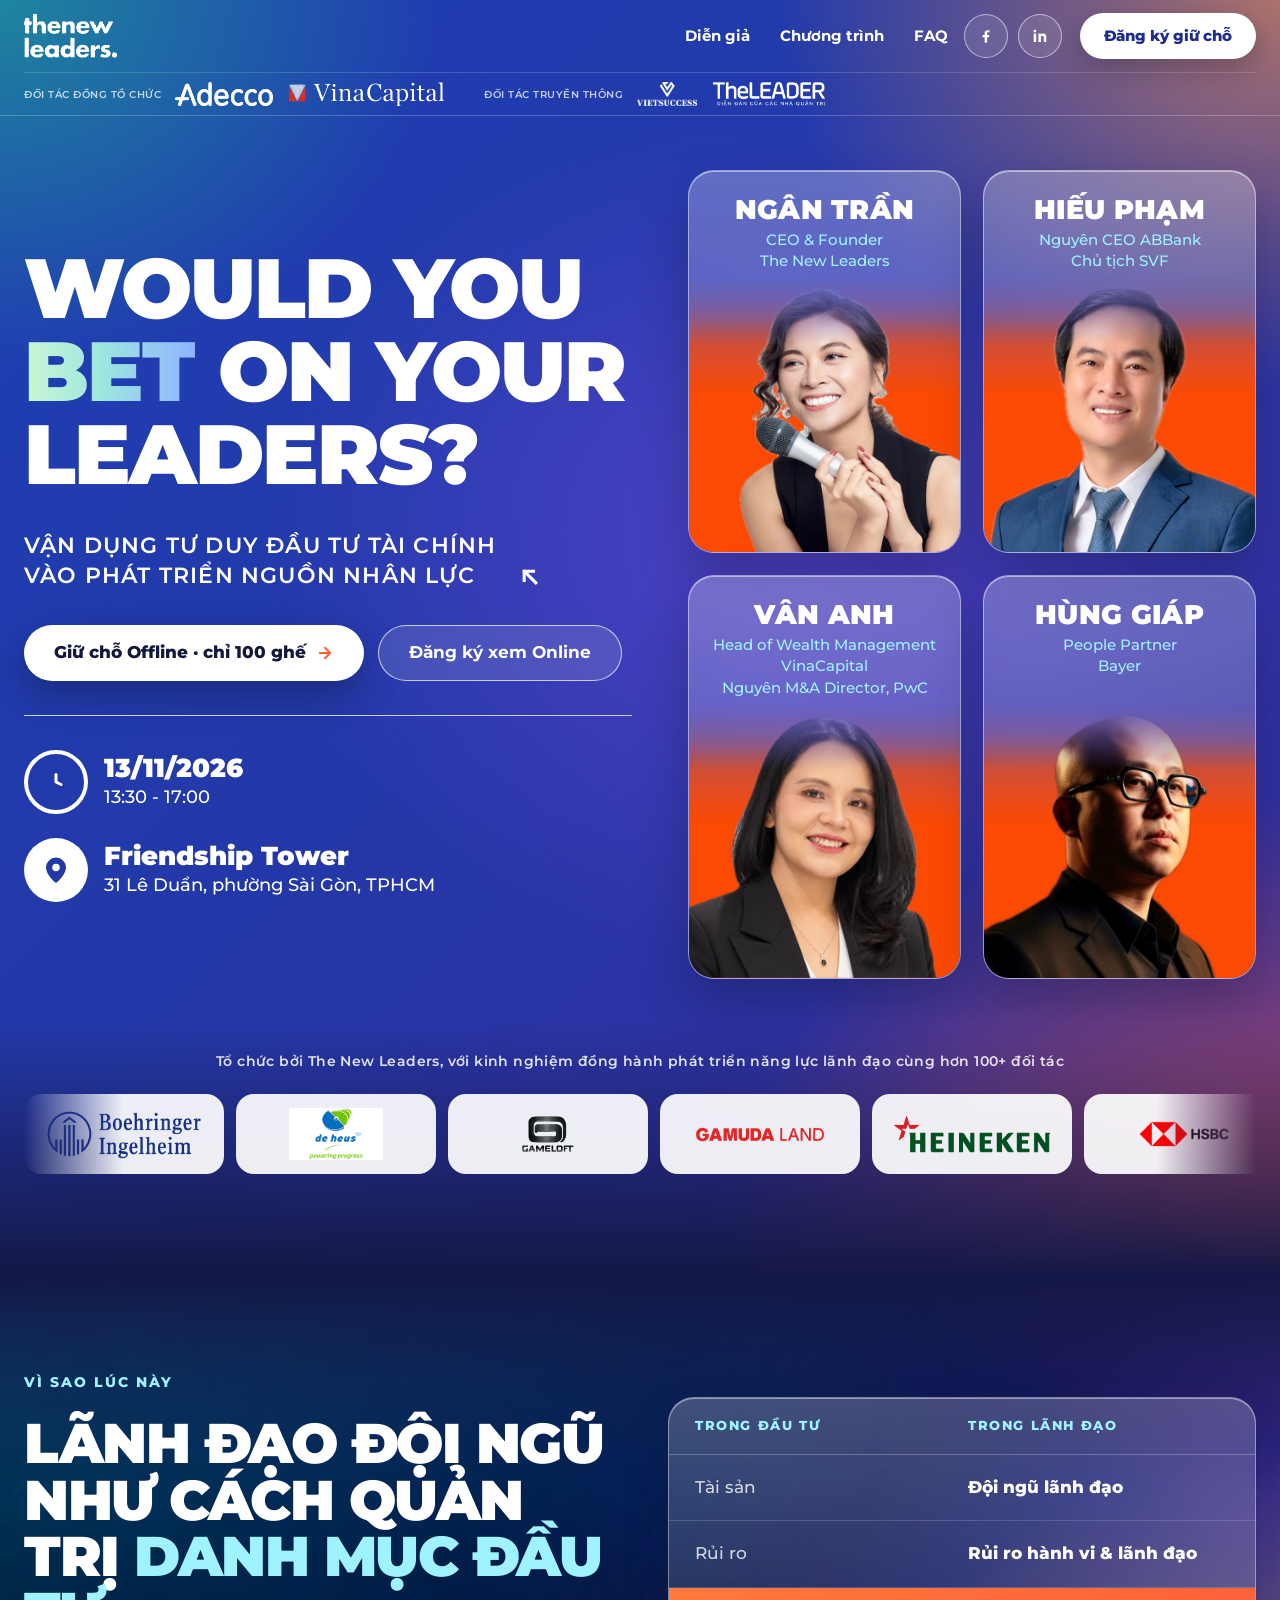
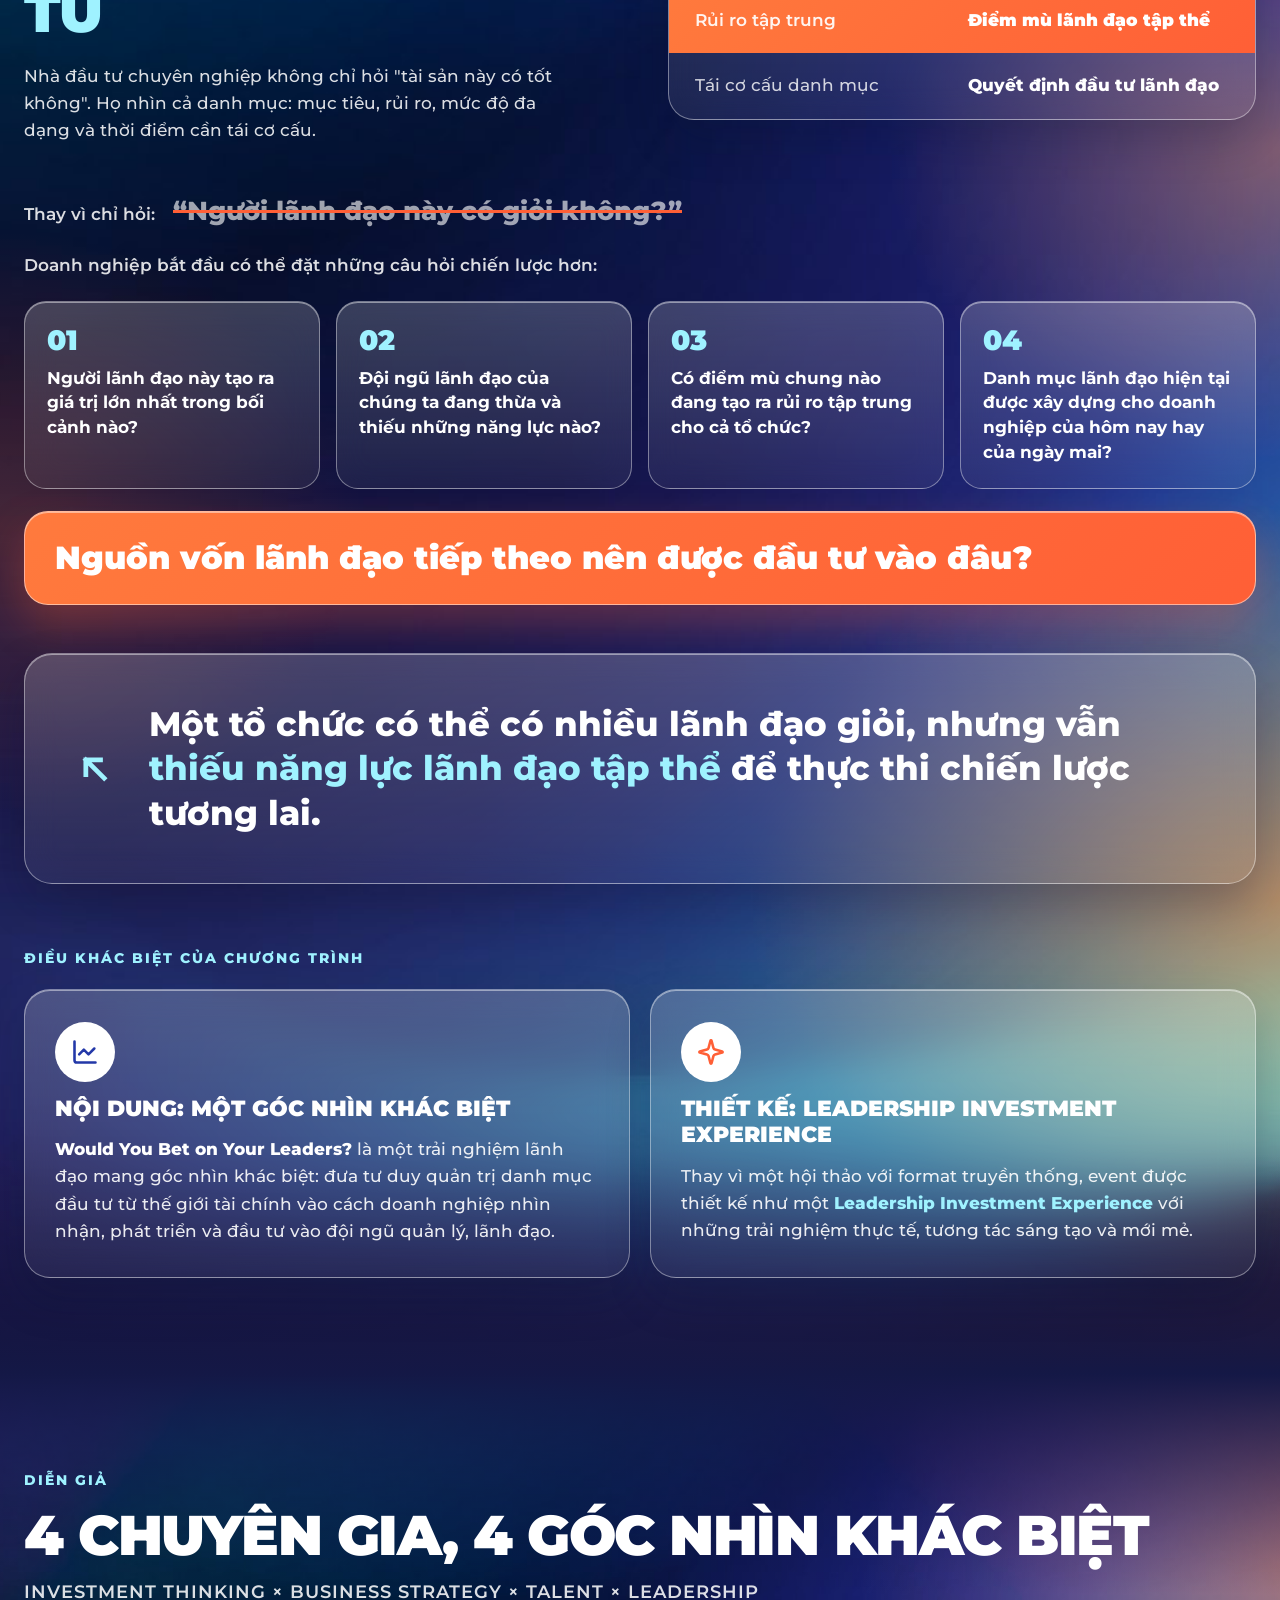
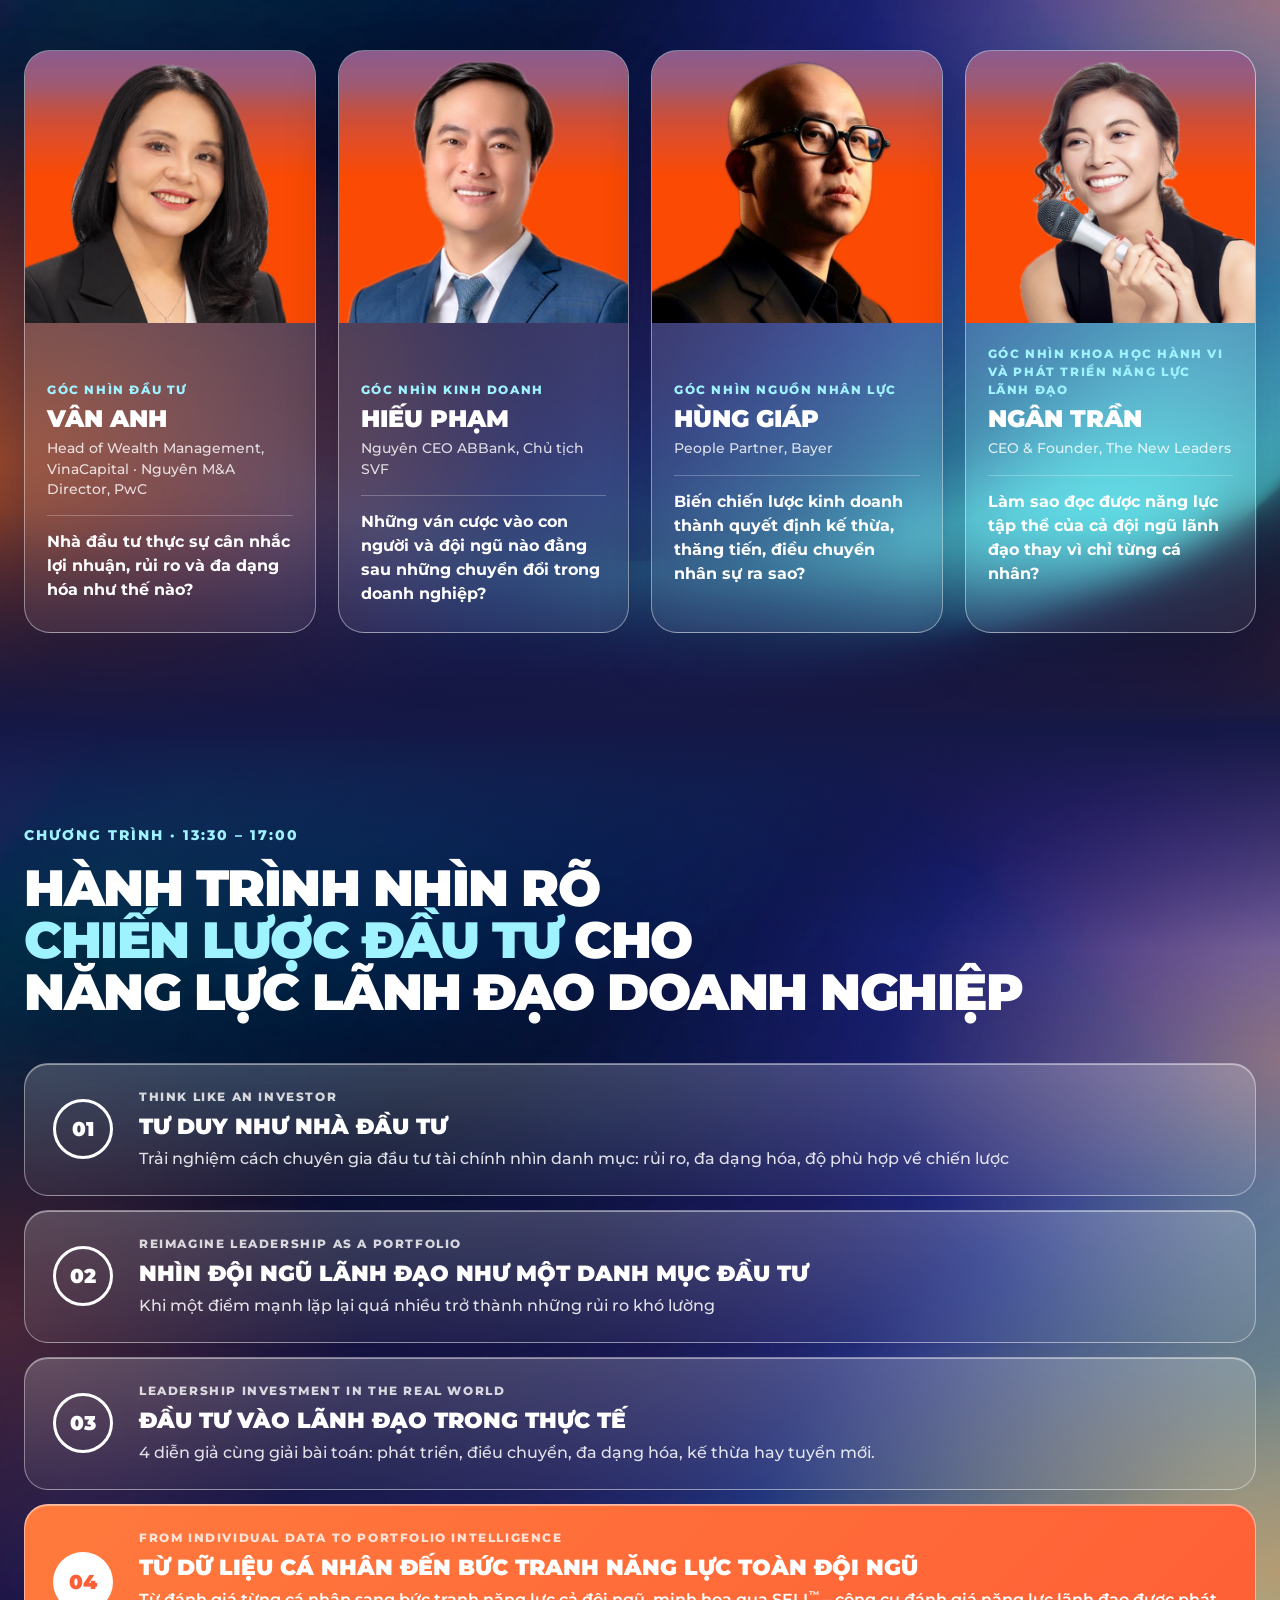
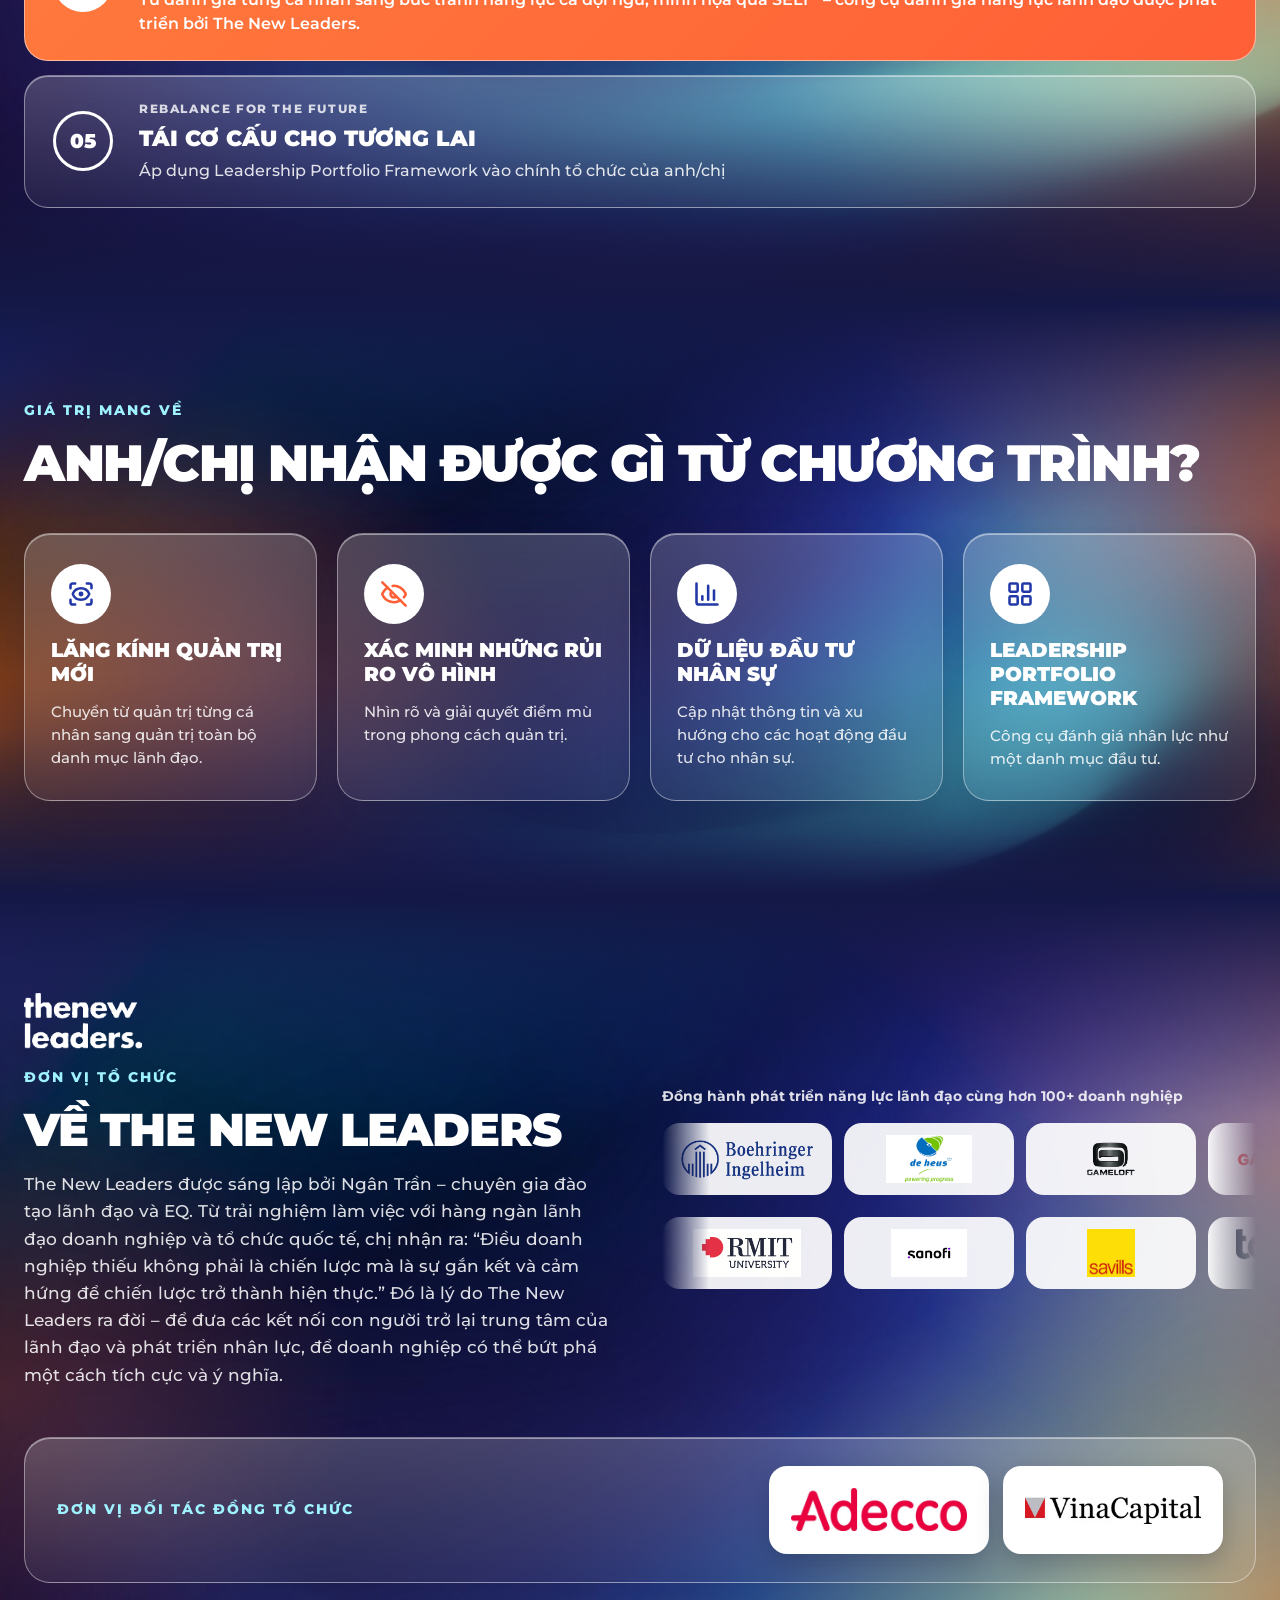
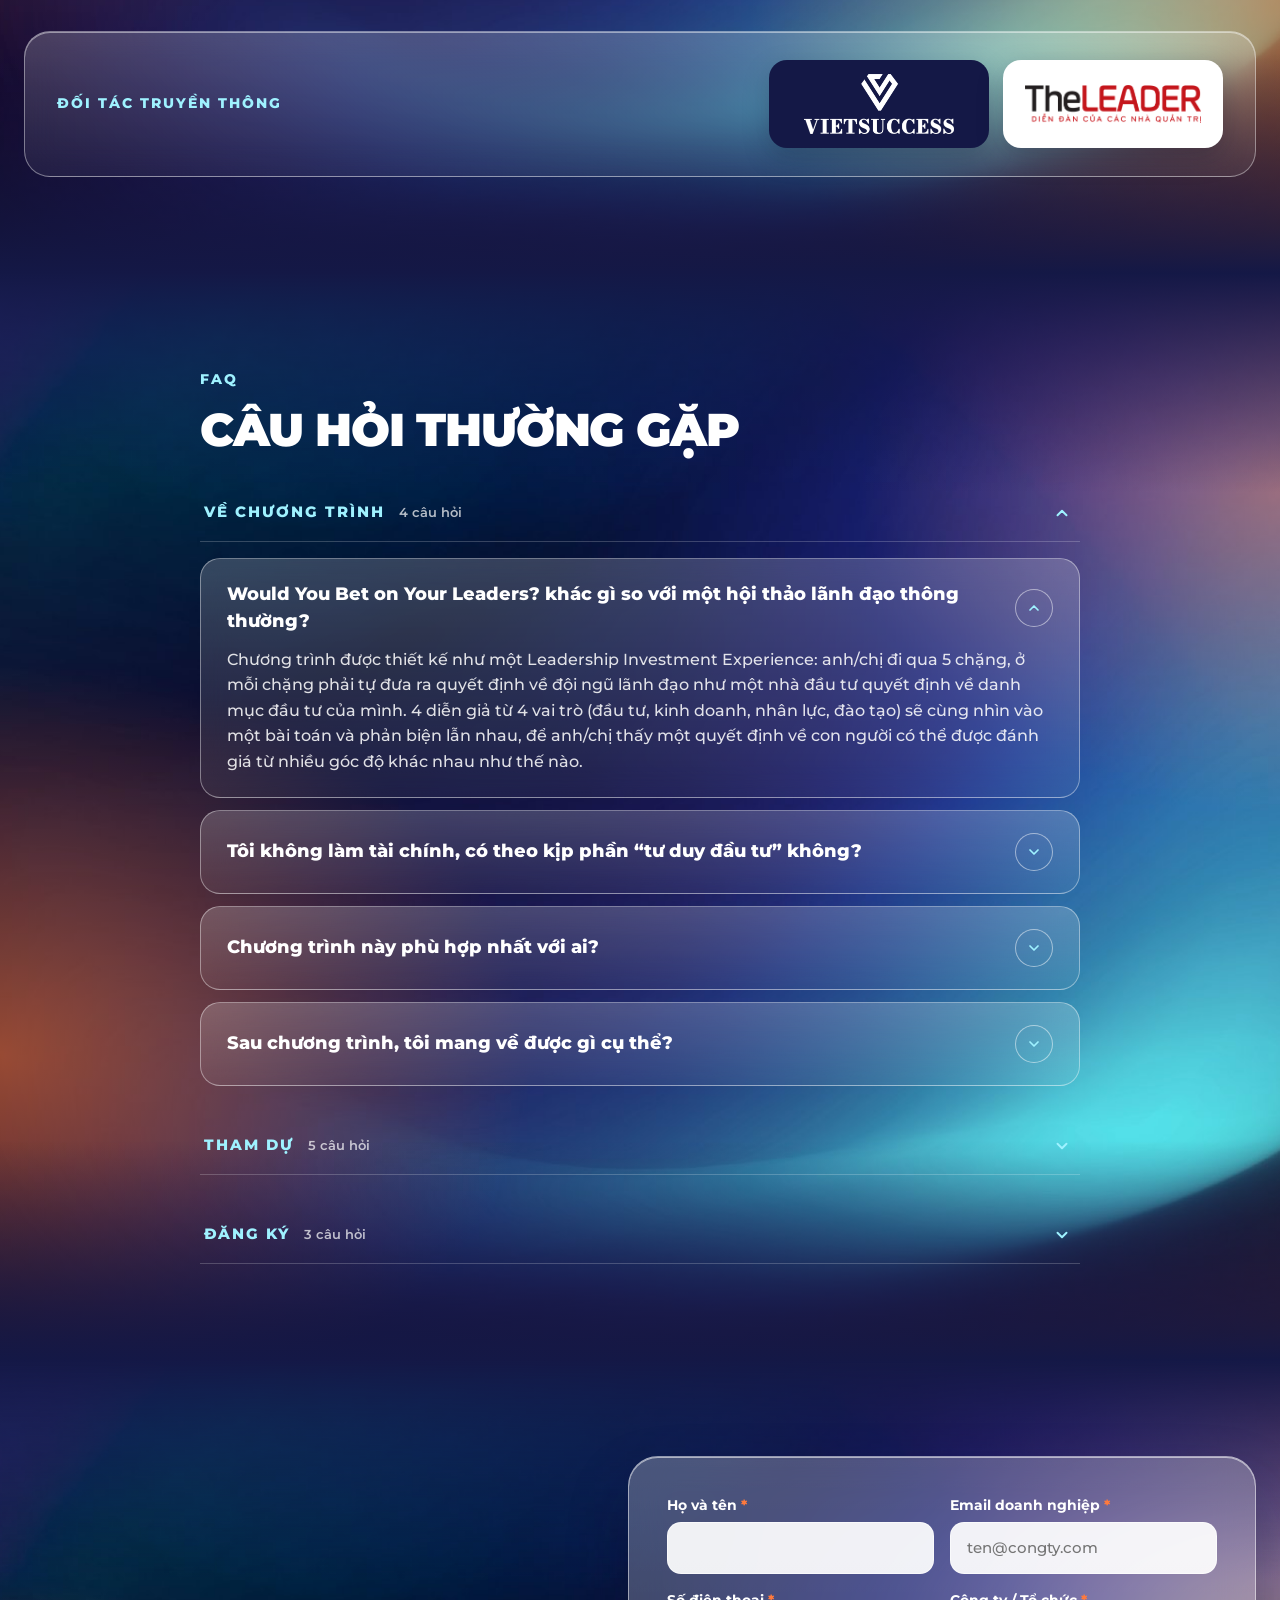
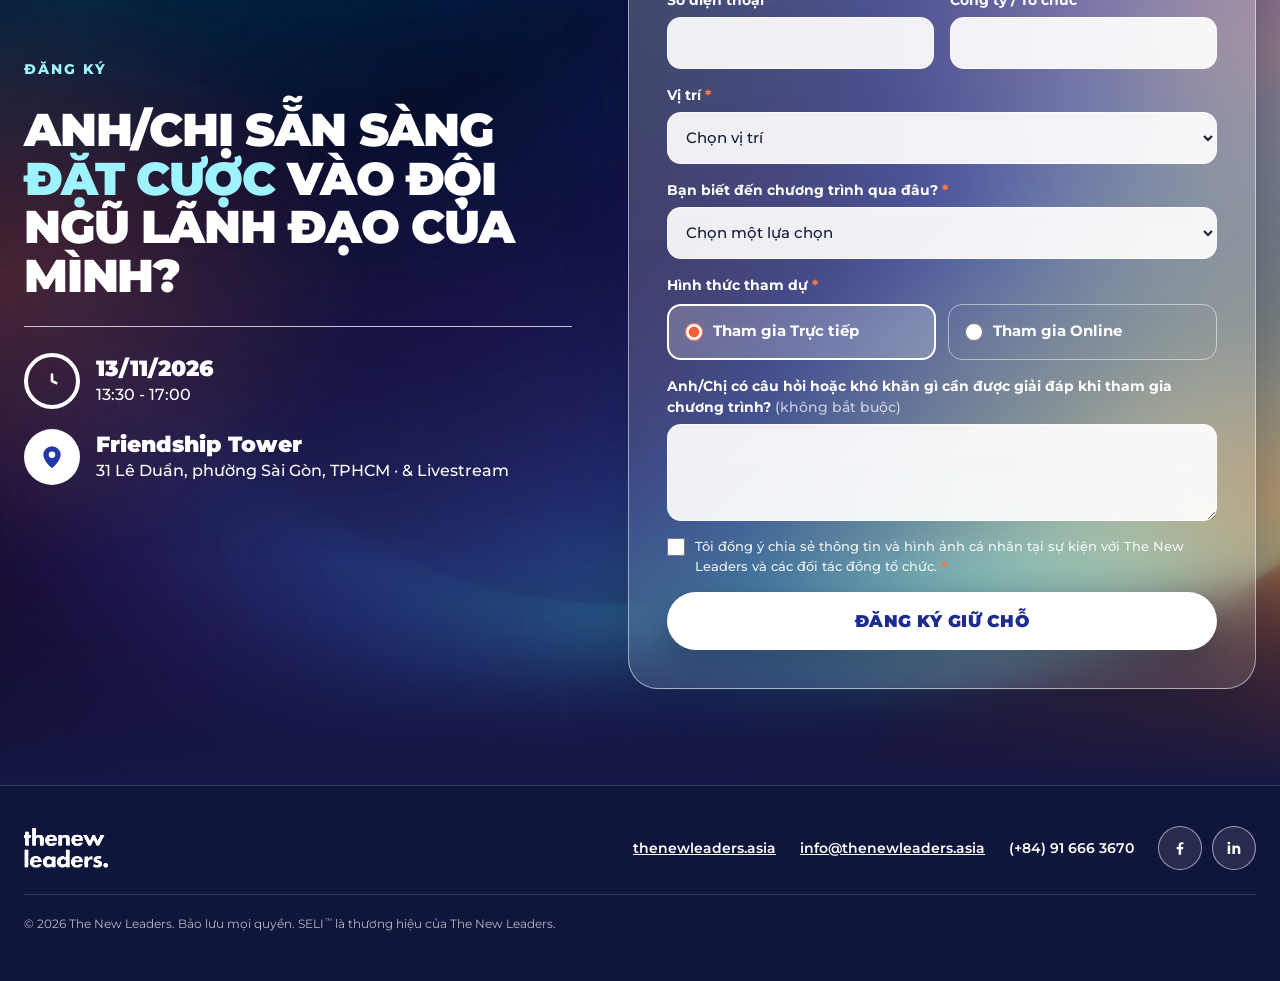
<file: index.html>
<!DOCTYPE html>
<html lang="vi">

<head>
  <meta charset="UTF-8">
  <meta name="viewport" content="width=device-width, initial-scale=1.0">
  <title>Would You Bet on Your Leaders? — The New Leaders</title>
  <meta name="description"
    content="Vận dụng tư duy đầu tư tài chính vào phát triển nguồn nhân lực. Sự kiện miễn phí ngày 13/11/2026 tại Friendship Tower, TPHCM & Livestream.">
  <!-- Ảnh & nội dung hiện khi share link (Facebook, Zalo, LinkedIn, Messenger, X).
       Link ảnh phải là URL đầy đủ; đổi ảnh thì thay file share_thumbnail.jpg (giữ tỉ lệ ~1.91:1 hoặc 16:9). -->
  <meta property="og:type" content="website">
  <meta property="og:url" content="https://khangworkinghardmakingmoney-code.github.io/PE1311/">
  <meta property="og:site_name" content="The New Leaders">
  <meta property="og:locale" content="vi_VN">
  <meta property="og:title" content="Would You Bet on Your Leaders? — The New Leaders">
  <meta property="og:description"
    content="Vận dụng tư duy đầu tư tài chính vào phát triển nguồn nhân lực. Sự kiện miễn phí ngày 13/11/2026 tại Friendship Tower, TPHCM & Livestream.">
  <meta property="og:image"
    content="https://khangworkinghardmakingmoney-code.github.io/PE1311/images/wybol/share_thumbnail.jpg">
  <meta property="og:image:width" content="1648">
  <meta property="og:image:height" content="928">
  <meta property="og:image:alt"
    content="Would You Bet on Your Leaders? — 13/11/2026, Friendship Tower, TPHCM. Diễn giả: Ngân Trần, Hiếu Phạm, Vân Anh, Hùng Giáp">
  <meta name="twitter:card" content="summary_large_image">
  <meta name="twitter:title" content="Would You Bet on Your Leaders? — The New Leaders">
  <meta name="twitter:description"
    content="Vận dụng tư duy đầu tư tài chính vào phát triển nguồn nhân lực. Sự kiện miễn phí ngày 13/11/2026 tại Friendship Tower, TPHCM & Livestream.">
  <meta name="twitter:image"
    content="https://khangworkinghardmakingmoney-code.github.io/PE1311/images/wybol/share_thumbnail.jpg">
  <!-- Event Typography: Montserrat -->
  <link rel="preconnect" href="https://fonts.googleapis.com">
  <link rel="preconnect" href="https://fonts.gstatic.com" crossorigin>
  <link href="https://fonts.googleapis.com/css2?family=Montserrat:wght@400;500;600;700;800;900&display=swap"
    rel="stylesheet">
  <link rel="stylesheet" href="event.css">
</head>

<body>

  <!-- ================================================================= -->
  <!-- 00 NAV (nằm trên Hero)                                            -->
  <!-- ================================================================= -->
  <header class="ev-header">
    <nav class="ev-nav" aria-label="Điều hướng chính">
      <a href="https://thenewleaders.asia/en/" class="ev-nav-brand" target="_blank" rel="noopener"><img
          src="images/wybol/tnl_logo.png" alt="The New Leaders" class="ev-nav-logo"></a>
      <div class="ev-nav-links">
        <a href="#speakers">Diễn giả</a>
        <a href="#agenda">Chương trình</a>
        <a href="#faq">FAQ</a>
      </div>
      <div class="ev-nav-actions">
        <div class="ev-social">
          <a href="https://www.facebook.com/Thenewleaders.asia" class="ev-social-btn" target="_blank" rel="noopener"
            aria-label="The New Leaders trên Facebook"><svg aria-hidden="true" width="18" height="18" viewBox="0 0 24 24" fill="currentColor"><path d="M13.5 21v-7.5h2.5l.5-3h-3V8.6c0-.9.3-1.6 1.6-1.6H16.6V4.3c-.3 0-1.3-.1-2.4-.1-2.4 0-4 1.4-4 4.1v2.2H7.5v3h2.7V21h3.3z"/></svg></a>
          <a href="https://www.linkedin.com/company/74144315" class="ev-social-btn" target="_blank" rel="noopener"
            aria-label="The New Leaders trên LinkedIn"><svg aria-hidden="true" width="18" height="18" viewBox="0 0 24 24" fill="currentColor"><path d="M6.9 8.8H3.6V20h3.3V8.8zM5.2 3.5a1.9 1.9 0 1 0 0 3.8 1.9 1.9 0 0 0 0-3.8zM20.4 13.6c0-3-1.6-4.9-4.2-4.9-1.6 0-2.6.9-3 1.6V8.8H9.9V20h3.3v-5.6c0-1.5.3-2.9 2.1-2.9 1.8 0 1.8 1.7 1.8 3V20h3.3v-6.4z"/></svg></a>
        </div>
        <a href="#register" class="ev-btn ev-btn-white ev-nav-cta">Đăng ký giữ chỗ</a>
      </div>
    </nav>
    <!-- Dải logo đối tác dưới menu -->
    <div class="ev-header-partners">
      <div class="ev-header-group">
        <span class="ev-header-group-label">Đối tác đồng tổ chức</span>
        <div class="ev-header-group-logos">
          <img src="images/wybol/nav_adecco.png" alt="Adecco">
          <img src="images/wybol/nav_vinacapital.png" alt="VinaCapital">
        </div>
      </div>
      <div class="ev-header-group">
        <span class="ev-header-group-label">Đối tác truyền thông</span>
        <div class="ev-header-group-logos">
          <img src="images/wybol/partner_vietsuccess.png" alt="VietSuccess">
          <img src="images/wybol/partner_theleader.png" alt="The Leader" class="ev-logo-white">
        </div>
      </div>
    </div>
  </header>

  <main id="top">
    <!-- ================================================================= -->
    <!-- 01 HERO                                                           -->
    <!-- ================================================================= -->
    <section class="ev-hero">
      <div class="ev-container ev-hero-grid">

        <!-- Left: title + CTA + info (logo lockup lives in the header) -->
        <div class="ev-hero-copy">
          <h1 class="ev-hero-title">Would you <span class="ev-hero-title-gradient">bet</span> on your leaders?</h1>
          <p class="ev-hero-tagline">
            <span>Vận dụng tư duy đầu tư tài chính vào phát triển nguồn nhân lực</span>
            <svg aria-hidden="true" width="28" height="28" viewBox="0 0 24 24" fill="none" stroke="currentColor"
              stroke-width="2.6" stroke-linecap="square">
              <path d="M17 17 7 7M7 15V7h8"></path>
            </svg>
          </p>
          <div class="ev-hero-ctas">
            <a href="#register" class="ev-btn ev-btn-white">
              Giữ chỗ Offline · chỉ 100 ghế
              <svg aria-hidden="true" width="18" height="18" viewBox="0 0 24 24" fill="none" stroke="#FF5F36"
                stroke-width="2.6" stroke-linecap="round" stroke-linejoin="round">
                <path d="M5 12h14M12 5l7 7-7 7"></path>
              </svg>
            </a>
            <a href="#register" class="ev-btn ev-btn-ghost">Đăng ký xem Online</a>
          </div>
          <div class="ev-rule"></div>
          <div class="ev-info-list">
            <div class="ev-info-item">
              <span class="ev-icon-circle ev-icon-circle--outline">
                <svg aria-hidden="true" width="30" height="30" viewBox="0 0 24 24" fill="none" stroke="#FFFFFF"
                  stroke-width="2.4" stroke-linecap="round" stroke-linejoin="round">
                  <path d="M12 6v6l4 2"></path>
                </svg>
              </span>
              <div><strong>13/11/2026</strong><span>13:30 - 17:00</span></div>
            </div>
            <div class="ev-info-item">
              <span class="ev-icon-circle ev-icon-circle--solid">
                <svg aria-hidden="true" width="30" height="30" viewBox="0 0 24 24" fill="#2338A8">
                  <path
                    d="M12 2a8 8 0 0 0-8 8c0 5.4 6.4 11.1 7.2 11.8a1.2 1.2 0 0 0 1.6 0C13.6 21.1 20 15.4 20 10a8 8 0 0 0-8-8zm0 11a3 3 0 1 1 0-6 3 3 0 0 1 0 6z">
                  </path>
                </svg>
              </span>
              <div><strong>Friendship Tower</strong><span>31 Lê Duẩn, phường Sài Gòn, TPHCM</span></div>
            </div>
          </div>
        </div>

        <!-- Right: 4 speakers, glass cards -->
        <div class="ev-hero-speakers">
          <article class="ev-hero-speaker">
            <div class="ev-hero-speaker-meta">
              <h3>Ngân Trần</h3><span>CEO &amp; Founder<br>The New Leaders</span>
            </div>
            <img src="images/wybol/speaker_ngan_tran.png" alt="Ngân Trần">
          </article>
          <article class="ev-hero-speaker">
            <div class="ev-hero-speaker-meta">
              <h3>Hiếu Phạm</h3><span>Nguyên CEO ABBank<br>Chủ tịch SVF</span>
            </div>
            <img src="images/wybol/speaker_hieu_pham.png" alt="Hiếu Phạm">
          </article>
          <article class="ev-hero-speaker">
            <div class="ev-hero-speaker-meta">
              <h3>Vân Anh</h3><span>Head of Wealth Management<br>VinaCapital<br>Nguyên M&amp;A Director, PwC</span>
            </div>
            <img src="images/wybol/speaker_van_anh.png" alt="Vân Anh">
          </article>
          <article class="ev-hero-speaker">
            <div class="ev-hero-speaker-meta">
              <h3>Hùng Giáp</h3><span>People Partner<br>Bayer</span>
            </div>
            <img src="images/wybol/speaker_hung_giap.png" alt="Hùng Giáp">
          </article>
        </div>

      </div>

      <!-- Hero logo strip: logo lấy từ <template id="clientLogos"> (phần Đơn vị tổ chức), chỉ cần sửa logo ở đó -->
      <div class="ev-container ev-hero-logos">
        <p class="ev-hero-logos-caption">Tổ chức bởi The New Leaders, với kinh nghiệm đồng hành phát triển năng
          lực lãnh đạo cùng hơn 100+ đối tác</p>
        <div class="ev-marquee" id="heroMarquee">
          <div class="ev-marquee-track"></div>
        </div>
      </div>
    </section>

    <!-- ================================================================= -->
    <!-- 02 WHY + BIG IDEA                                                 -->
    <!-- ================================================================= -->
    <section class="ev-section ev-bg-a" id="why">
      <div class="ev-container ev-why">
        <div class="ev-why-intro">
          <div class="ev-why-copy">
            <span class="ev-eyebrow">VÌ SAO LÚC NÀY</span>
            <h2 class="ev-h2">Lãnh đạo đội ngũ như cách quản trị <span class="ev-accent">danh mục đầu tư</span></h2>
            <p class="ev-lead">Nhà đầu tư chuyên nghiệp không chỉ hỏi "tài sản này có tốt không". Họ nhìn cả danh mục:
              mục tiêu, rủi ro, mức độ đa dạng và thời điểm cần tái cơ cấu.</p>
          </div>
          <div class="ev-glass ev-compare">
            <div class="ev-compare-row ev-compare-row--head"><span>TRONG ĐẦU TƯ</span><span>TRONG LÃNH ĐẠO</span></div>
            <div class="ev-compare-row"><span>Tài sản</span><span>Đội ngũ lãnh đạo</span></div>
            <div class="ev-compare-row"><span>Rủi ro</span><span>Rủi ro hành vi &amp; lãnh đạo</span></div>
            <div class="ev-compare-row ev-compare-row--highlight"><span>Rủi ro tập trung</span><span>Điểm mù lãnh đạo tập
                thể</span></div>
            <div class="ev-compare-row"><span>Tái cơ cấu danh mục</span><span>Quyết định đầu tư lãnh đạo</span></div>
          </div>
        </div>

        <!-- Strategic questions -->
        <div class="ev-questions">
          <div class="ev-questions-strike">
            <span class="ev-questions-label">Thay vì chỉ hỏi:</span>
            <span class="ev-questions-old">“Người lãnh đạo này có giỏi không?”</span>
          </div>
          <p class="ev-questions-label">Doanh nghiệp bắt đầu có thể đặt những câu hỏi chiến lược hơn:</p>
          <div class="ev-questions-grid">
            <div class="ev-glass ev-question-card"><span>01</span>
              <p>Người lãnh đạo này tạo ra giá trị lớn nhất trong bối cảnh nào?</p>
            </div>
            <div class="ev-glass ev-question-card"><span>02</span>
              <p>Đội ngũ lãnh đạo của chúng ta đang thừa và thiếu những năng lực nào?</p>
            </div>
            <div class="ev-glass ev-question-card"><span>03</span>
              <p>Có điểm mù chung nào đang tạo ra rủi ro tập trung cho cả tổ chức?</p>
            </div>
            <div class="ev-glass ev-question-card"><span>04</span>
              <p>Danh mục lãnh đạo hiện tại được xây dựng cho doanh nghiệp của hôm nay hay của ngày mai?</p>
            </div>
          </div>
          <p class="ev-orange-card ev-question-final">Nguồn vốn lãnh đạo tiếp theo nên được đầu tư vào đâu?</p>
        </div>

        <div class="ev-glass ev-big-idea">
          <svg aria-hidden="true" width="44" height="44" viewBox="0 0 24 24" fill="none" stroke="#9FF2FF"
            stroke-width="2.6" stroke-linecap="square">
            <path d="M17 17 7 7M7 15V7h8"></path>
          </svg>
          <p>Một tổ chức có thể có nhiều lãnh đạo giỏi, nhưng vẫn <span class="ev-accent">thiếu năng lực lãnh đạo tập
              thể</span> để thực thi chiến lược tương lai.</p>
        </div>

        <!-- Event summary -->
        <div class="ev-diff">
          <span class="ev-eyebrow">ĐIỀU KHÁC BIỆT CỦA CHƯƠNG TRÌNH</span>
          <div class="ev-diff-grid">
            <div class="ev-glass ev-feature-card">
              <span class="ev-icon-circle ev-icon-circle--card">
                <svg aria-hidden="true" width="28" height="28" viewBox="0 0 24 24" fill="none" stroke="#2338A8"
                  stroke-width="2.2" stroke-linecap="round" stroke-linejoin="round">
                  <path d="M3 3v16a2 2 0 0 0 2 2h16"></path>
                  <path d="m7 14 4-4 4 4 5-5"></path>
                </svg>
              </span>
              <h3>Nội dung: một góc nhìn khác biệt</h3>
              <p><strong>Would You Bet on Your Leaders?</strong> là một trải nghiệm lãnh đạo mang góc nhìn khác biệt:
                đưa tư duy quản trị danh mục đầu tư từ thế giới tài chính vào cách doanh nghiệp nhìn nhận, phát triển
                và đầu tư vào đội ngũ quản lý, lãnh đạo.</p>
            </div>
            <div class="ev-glass ev-feature-card">
              <span class="ev-icon-circle ev-icon-circle--card">
                <svg aria-hidden="true" width="28" height="28" viewBox="0 0 24 24" fill="none" stroke="#FF5F36"
                  stroke-width="2.2" stroke-linecap="round" stroke-linejoin="round">
                  <path
                    d="M9.937 15.5A2 2 0 0 0 8.5 14.063l-6.135-1.582a.5.5 0 0 1 0-.962L8.5 9.936A2 2 0 0 0 9.937 8.5l1.582-6.135a.5.5 0 0 1 .963 0L14.063 8.5A2 2 0 0 0 15.5 9.937l6.135 1.581a.5.5 0 0 1 0 .964L15.5 14.063a2 2 0 0 0-1.437 1.437l-1.582 6.135a.5.5 0 0 1-.963 0z">
                  </path>
                </svg>
              </span>
              <h3>Thiết kế: Leadership Investment Experience</h3>
              <p>Thay vì một hội thảo với format truyền thống, event được thiết kế như một <strong
                  class="ev-accent">Leadership Investment Experience</strong> với những trải nghiệm thực tế, tương tác
                sáng tạo và mới mẻ.</p>
            </div>
          </div>
        </div>
      </div>
    </section>

    <!-- ================================================================= -->
    <!-- 05 SPEAKERS                                                       -->
    <!-- ================================================================= -->
    <section class="ev-section ev-bg-b" id="speakers">
      <div class="ev-container ev-speakers">
        <div class="ev-section-head">
          <span class="ev-eyebrow">DIỄN GIẢ</span>
          <h2 class="ev-h2">4 chuyên gia, 4 góc nhìn khác biệt</h2>
          <p class="ev-speakers-sub">Investment Thinking × Business Strategy × Talent × Leadership</p>
        </div>
        <div class="ev-speakers-grid">
          <article class="ev-glass ev-speaker-card">
            <img src="images/wybol/speaker_van_anh.png" alt="Vân Anh">
            <div class="ev-speaker-body">
              <span class="ev-speaker-lens">GÓC NHÌN ĐẦU TƯ</span>
              <h3>Vân Anh</h3>
              <p class="ev-speaker-role">Head of Wealth Management, VinaCapital · Nguyên M&amp;A Director, PwC</p>
              <p class="ev-speaker-question">Nhà đầu tư thực sự cân nhắc lợi nhuận, rủi ro và đa dạng hóa như thế nào?</p>
            </div>
          </article>
          <article class="ev-glass ev-speaker-card">
            <img src="images/wybol/speaker_hieu_pham.png" alt="Hiếu Phạm">
            <div class="ev-speaker-body">
              <span class="ev-speaker-lens">GÓC NHÌN KINH DOANH</span>
              <h3>Hiếu Phạm</h3>
              <p class="ev-speaker-role">Nguyên CEO ABBank, Chủ tịch SVF</p>
              <p class="ev-speaker-question">Những ván cược vào con người và đội ngũ nào đằng sau những chuyển đổi trong
                doanh nghiệp?</p>
            </div>
          </article>
          <article class="ev-glass ev-speaker-card">
            <img src="images/wybol/speaker_hung_giap.png" alt="Hùng Giáp">
            <div class="ev-speaker-body">
              <span class="ev-speaker-lens">GÓC NHÌN NGUỒN NHÂN LỰC</span>
              <h3>Hùng Giáp</h3>
              <p class="ev-speaker-role">People Partner, Bayer</p>
              <p class="ev-speaker-question">Biến chiến lược kinh doanh thành quyết định kế thừa, thăng tiến, điều chuyển
                nhân sự ra sao?</p>
            </div>
          </article>
          <article class="ev-glass ev-speaker-card">
            <img src="images/wybol/speaker_ngan_tran.png" alt="Ngân Trần">
            <div class="ev-speaker-body">
              <span class="ev-speaker-lens">GÓC NHÌN KHOA HỌC HÀNH VI VÀ PHÁT TRIỂN NĂNG LỰC LÃNH ĐẠO</span>
              <h3>Ngân Trần</h3>
              <p class="ev-speaker-role">CEO &amp; Founder, The New Leaders</p>
              <p class="ev-speaker-question">Làm sao đọc được năng lực tập thể của cả đội ngũ lãnh đạo thay vì chỉ từng
                cá nhân?</p>
            </div>
          </article>
        </div>
      </div>
    </section>

    <!-- ================================================================= -->
    <!-- 06 AGENDA                                                         -->
    <!-- ================================================================= -->
    <section class="ev-section ev-bg-a" id="agenda">
      <div class="ev-container ev-agenda">
        <div class="ev-section-head">
          <span class="ev-eyebrow">CHƯƠNG TRÌNH · 13:30 – 17:00</span>
          <h2 class="ev-h2 ev-h2--md">Hành trình nhìn rõ <br><span class="ev-accent">chiến lược đầu tư</span> cho
            <br>năng lực lãnh đạo doanh nghiệp</h2>
        </div>
        <ol class="ev-agenda-list">
          <li class="ev-glass ev-agenda-item">
            <span class="ev-agenda-num">01</span>
            <div class="ev-agenda-body">
              <span class="ev-agenda-en">Think Like an Investor</span>
              <h3>Tư duy như nhà đầu tư</h3>
              <p>Trải nghiệm cách chuyên gia đầu tư tài chính nhìn danh mục: rủi ro, đa dạng hóa, độ phù hợp về chiến
                lược</p>
            </div>
          </li>
          <li class="ev-glass ev-agenda-item">
            <span class="ev-agenda-num">02</span>
            <div class="ev-agenda-body">
              <span class="ev-agenda-en">Reimagine Leadership as a Portfolio</span>
              <h3>Nhìn đội ngũ lãnh đạo như một danh mục đầu tư</h3>
              <p>Khi một điểm mạnh lặp lại quá nhiều trở thành những rủi ro khó lường</p>
            </div>
          </li>
          <li class="ev-glass ev-agenda-item">
            <span class="ev-agenda-num">03</span>
            <div class="ev-agenda-body">
              <span class="ev-agenda-en">Leadership Investment in the Real World</span>
              <h3>Đầu tư vào lãnh đạo trong thực tế</h3>
              <p>4 diễn giả cùng giải bài toán: phát triển, điều chuyển, đa dạng hóa, kế thừa hay tuyển mới.</p>
            </div>
          </li>
          <li class="ev-orange-card ev-agenda-item">
            <span class="ev-agenda-num">04</span>
            <div class="ev-agenda-body">
              <span class="ev-agenda-en">From Individual Data to Portfolio Intelligence</span>
              <h3>Từ dữ liệu cá nhân đến bức tranh năng lực toàn đội ngũ</h3>
              <p>Từ đánh giá từng cá nhân sang bức tranh năng lực cả đội ngũ, minh họa qua SELI<sup class="ev-tm">™</sup>
                – công cụ đánh giá năng lực lãnh đạo được phát triển bởi The New Leaders.</p>
            </div>
          </li>
          <li class="ev-glass ev-agenda-item">
            <span class="ev-agenda-num">05</span>
            <div class="ev-agenda-body">
              <span class="ev-agenda-en">Rebalance for the Future</span>
              <h3>Tái cơ cấu cho tương lai</h3>
              <p>Áp dụng Leadership Portfolio Framework vào chính tổ chức của anh/chị</p>
            </div>
          </li>
        </ol>
      </div>
    </section>

    <!-- ================================================================= -->
    <!-- 07 TAKEAWAYS                                                      -->
    <!-- ================================================================= -->
    <section class="ev-section ev-bg-b">
      <div class="ev-container ev-speakers">
        <div class="ev-section-head">
          <span class="ev-eyebrow">GIÁ TRỊ MANG VỀ</span>
          <h2 class="ev-h2 ev-h2--md">Anh/chị nhận được gì từ chương trình?</h2>
        </div>
        <div class="ev-takeaways-grid">
          <div class="ev-glass ev-feature-card">
            <span class="ev-icon-circle ev-icon-circle--card">
              <svg aria-hidden="true" width="28" height="28" viewBox="0 0 24 24" fill="none" stroke="#2338A8"
                stroke-width="2.2" stroke-linecap="round" stroke-linejoin="round">
                <path d="M3 7V5a2 2 0 0 1 2-2h2"></path>
                <path d="M17 3h2a2 2 0 0 1 2 2v2"></path>
                <path d="M21 17v2a2 2 0 0 1-2 2h-2"></path>
                <path d="M7 21H5a2 2 0 0 1-2-2v-2"></path>
                <circle cx="12" cy="12" r="1"></circle>
                <path d="M18.944 12.33a1 1 0 0 0 0-.66 7.5 7.5 0 0 0-13.888 0 1 1 0 0 0 0 .66 7.5 7.5 0 0 0 13.888 0">
                </path>
              </svg>
            </span>
            <h3>Lăng kính quản trị mới</h3>
            <p>Chuyển từ quản trị từng cá nhân sang quản trị toàn bộ danh mục lãnh đạo.</p>
          </div>
          <div class="ev-glass ev-feature-card">
            <span class="ev-icon-circle ev-icon-circle--card">
              <svg aria-hidden="true" width="28" height="28" viewBox="0 0 24 24" fill="none" stroke="#FF5F36"
                stroke-width="2.2" stroke-linecap="round" stroke-linejoin="round">
                <path d="M10.733 5.076a10.744 10.744 0 0 1 11.205 6.575 1 1 0 0 1 0 .696 10.747 10.747 0 0 1-1.444 2.49">
                </path>
                <path d="M14.084 14.158a3 3 0 0 1-4.242-4.242"></path>
                <path d="M17.479 17.499a10.75 10.75 0 0 1-15.417-5.151 1 1 0 0 1 0-.696 10.75 10.75 0 0 1 4.446-5.143">
                </path>
                <path d="m2 2 20 20"></path>
              </svg>
            </span>
            <h3>Xác minh những rủi ro vô hình</h3>
            <p>Nhìn rõ và giải quyết điểm mù trong phong cách quản trị.</p>
          </div>
          <div class="ev-glass ev-feature-card">
            <span class="ev-icon-circle ev-icon-circle--card">
              <svg aria-hidden="true" width="28" height="28" viewBox="0 0 24 24" fill="none" stroke="#2338A8"
                stroke-width="2.2" stroke-linecap="round" stroke-linejoin="round">
                <path d="M3 3v16a2 2 0 0 0 2 2h16"></path>
                <path d="M18 17V9"></path>
                <path d="M13 17V5"></path>
                <path d="M8 17v-3"></path>
              </svg>
            </span>
            <h3>Dữ liệu đầu tư nhân sự</h3>
            <p>Cập nhật thông tin và xu hướng cho các hoạt động đầu tư cho nhân sự.</p>
          </div>
          <div class="ev-glass ev-feature-card">
            <span class="ev-icon-circle ev-icon-circle--card">
              <svg aria-hidden="true" width="28" height="28" viewBox="0 0 24 24" fill="none" stroke="#2338A8"
                stroke-width="2.2" stroke-linecap="round" stroke-linejoin="round">
                <rect x="3" y="3" width="7" height="7" rx="1"></rect>
                <rect x="14" y="3" width="7" height="7" rx="1"></rect>
                <rect x="14" y="14" width="7" height="7" rx="1"></rect>
                <rect x="3" y="14" width="7" height="7" rx="1"></rect>
              </svg>
            </span>
            <h3>Leadership Portfolio Framework</h3>
            <p>Công cụ đánh giá nhân lực như một danh mục đầu tư.</p>
          </div>
        </div>
      </div>
    </section>

    <!-- ================================================================= -->
    <!-- 08 ORGANISER                                                      -->
    <!-- ================================================================= -->
    <section class="ev-section ev-bg-a" id="partner">
      <div class="ev-container ev-organiser">
        <div class="ev-organiser-intro">
          <div class="ev-organiser-copy">
            <a href="https://thenewleaders.asia/en/" target="_blank" rel="noopener"><img src="images/wybol/tnl_logo.png"
                alt="The New Leaders" class="ev-organiser-logo"></a>
            <span class="ev-eyebrow">ĐƠN VỊ TỔ CHỨC</span>
            <h2 class="ev-h2 ev-h2--sm">Về The New Leaders</h2>
            <p class="ev-lead">The New Leaders được sáng lập bởi Ngân Trần – chuyên gia đào tạo lãnh đạo và EQ. Từ trải
              nghiệm làm việc với hàng ngàn lãnh đạo doanh nghiệp và tổ chức quốc tế, chị nhận ra: “Điều doanh nghiệp
              thiếu không phải là chiến lược mà là sự gắn kết và cảm hứng để chiến lược trở thành hiện thực.” Đó là lý
              do The New Leaders ra đời – để đưa các kết nối con người trở lại trung tâm của lãnh đạo và phát triển
              nhân lực, để doanh nghiệp có thể bứt phá một cách tích cực và ý nghĩa.</p>
          </div>
          <!-- Logo khách hàng: 2 hàng marquee chạy ngược chiều, mỗi hàng lấy một nửa từ #clientLogos -->
          <div class="ev-clients">
            <span class="ev-clients-label">Đồng hành phát triển năng lực lãnh đạo cùng hơn 100+ doanh nghiệp</span>
            <div class="ev-marquee" data-logos-part="1">
              <div class="ev-marquee-track"></div>
            </div>
            <div class="ev-marquee ev-marquee--reverse" data-logos-part="2">
              <div class="ev-marquee-track"></div>
            </div>
          </div>
        </div>
        <div class="ev-glass ev-partners">
          <span class="ev-eyebrow">ĐƠN VỊ ĐỐI TÁC ĐỒNG TỔ CHỨC</span>
          <div class="ev-partner-logos">
            <div class="ev-partner-logo"><img src="images/wybol/partner_adecco.jpg" alt="Adecco"></div>
            <div class="ev-partner-logo"><img src="images/wybol/partner_vinacapital.jpg" alt="VinaCapital"></div>
          </div>
        </div>
        <div class="ev-glass ev-partners">
          <span class="ev-eyebrow">ĐỐI TÁC TRUYỀN THÔNG</span>
          <div class="ev-partner-logos">
            <div class="ev-partner-logo ev-partner-logo--dark"><img src="images/wybol/partner_vietsuccess.png" alt="VietSuccess"></div>
            <div class="ev-partner-logo"><img src="images/wybol/partner_theleader.png" alt="The Leader"></div>
          </div>
        </div>
        <!-- Danh sách logo dùng chung cho mọi marquee (Hero + Đơn vị tổ chức). Mỗi logo chỉ liệt kê 1 lần.
             Thêm logo: <div class="ev-client-logo"><img src="images/ten_logo.png" alt="Tên công ty"></div> -->
        <template id="clientLogos">
          <div class="ev-client-logo"><img src="images/BoehringerIngelheim.png" alt="Boehringer Ingelheim"></div>
          <div class="ev-client-logo"><img src="images/deheus.png" alt="De Heus"></div>
          <div class="ev-client-logo"><img src="images/Gameloft.png" alt="Gameloft"></div>
          <div class="ev-client-logo"><img src="images/GamudaLand.png" alt="Gamuda Land"></div>
          <div class="ev-client-logo"><img src="images/Heineken.png" alt="Heineken"></div>
          <div class="ev-client-logo"><img src="images/hsbc.png" alt="HSBC"></div>
          <div class="ev-client-logo"><img src="images/Ipsen.png" alt="Ipsen"></div>
          <div class="ev-client-logo"><img src="images/Jotun.png" alt="Jotun"></div>
          <div class="ev-client-logo"><img src="images/jwmarriott.png" alt="JW Marriott"></div>
          <div class="ev-client-logo"><img src="images/MoMo.png" alt="MoMo"></div>
          <div class="ev-client-logo"><img src="images/rmit.png" alt="RMIT University"></div>
          <div class="ev-client-logo"><img src="images/sanofi.png" alt="Sanofi"></div>
          <div class="ev-client-logo"><img src="images/savills.png" alt="Savills"></div>
          <div class="ev-client-logo"><img src="images/TopCV.png" alt="TopCV"></div>
          <div class="ev-client-logo"><img src="images/truaire.png" alt="RectorSeal · Truaire"></div>
          <div class="ev-client-logo"><img src="images/usaid.png" alt="USAID"></div>
          <div class="ev-client-logo"><img src="images/Vietcombank.png" alt="Vietcombank"></div>
          <div class="ev-client-logo"><img src="images/vietinbank.png" alt="VietinBank"></div>
          <div class="ev-client-logo"><img src="images/VNG.png" alt="VNG"></div>
        </template>
      </div>
    </section>

    <!-- ================================================================= -->
    <!-- 09 FAQ                                                            -->
    <!-- ================================================================= -->
    <section class="ev-section ev-bg-b" id="faq">
      <div class="ev-container ev-faq">
        <div class="ev-section-head">
          <span class="ev-eyebrow">FAQ</span>
          <h2 class="ev-h2 ev-h2--sm">Câu hỏi thường gặp</h2>
        </div>
        <!-- Nhóm: Về chương trình -->
        <details class="ev-faq-group" open>
          <summary class="ev-faq-group-summary">
            <h3 class="ev-eyebrow ev-faq-group-title">VỀ CHƯƠNG TRÌNH</h3>
            <span class="ev-faq-group-count">4 câu hỏi</span>
          </summary>
          <div class="ev-faq-list">
            <details class="ev-glass ev-faq-item" open>
              <summary>Would You Bet on Your Leaders? khác gì so với một hội thảo lãnh đạo thông thường?</summary>
              <p>Chương trình được thiết kế như một Leadership Investment Experience: anh/chị đi qua 5 chặng, ở mỗi chặng
                phải tự đưa ra quyết định về đội ngũ lãnh đạo như một nhà đầu tư quyết định về danh mục đầu tư của mình.
                4 diễn giả từ 4 vai trò (đầu tư, kinh doanh, nhân lực, đào tạo) sẽ cùng nhìn vào một bài toán và phản
                biện lẫn nhau, để anh/chị thấy một quyết định về con người có thể được đánh giá từ nhiều góc độ khác
                nhau như thế nào.</p>
            </details>
            <details class="ev-glass ev-faq-item">
              <summary>Tôi không làm tài chính, có theo kịp phần “tư duy đầu tư” không?</summary>
              <p>Hoàn toàn được. Tư duy đầu tư ở đây là một lăng kính để nhìn nhận đội ngũ, chứ không phải là kiến thức
                chuyên môn về tài chính. Các khái niệm như đa dạng hóa, rủi ro tập trung hay tái cơ cấu danh mục sẽ được
                diễn giả từ VinaCapital giải thích bằng ngôn ngữ đời thường ngay từ chặng đầu tiên.</p>
            </details>
            <details class="ev-glass ev-faq-item">
              <summary>Chương trình này phù hợp nhất với ai?</summary>
              <p>Chương trình dành cho C-level, lãnh đạo khối kinh doanh, HR Director, Talent và L&amp;D Leader, cùng
                các quản lý cấp cao đang trực tiếp đưa ra quyết định về con người. Chương trình đặc biệt hữu ích nếu
                doanh nghiệp của anh/chị đang chuẩn bị cho Talent Review cuối năm, lên kế hoạch kế thừa hoặc phân bổ
                ngân sách phát triển lãnh đạo cho năm 2027.</p>
            </details>
            <details class="ev-glass ev-faq-item">
              <summary>Sau chương trình, tôi mang về được gì cụ thể?</summary>
              <p>Anh/chị mang về một cách nhìn mới: quản trị toàn bộ danh mục lãnh đạo thay vì đánh giá từng cá nhân
                riêng lẻ. Kèm theo đó là bộ câu hỏi chiến lược để soi lại đội ngũ hiện tại (đang thừa, thiếu năng lực
                nào, điểm mù chung nằm ở đâu) và Leadership Portfolio Framework để tiếp tục thảo luận với ban lãnh đạo
                ngay sau sự kiện.</p>
            </details>
          </div>
        </details>

        <!-- Nhóm: Tham dự -->
        <details class="ev-faq-group">
          <summary class="ev-faq-group-summary">
            <h3 class="ev-eyebrow ev-faq-group-title">THAM DỰ</h3>
            <span class="ev-faq-group-count">5 câu hỏi</span>
          </summary>
          <div class="ev-faq-list">
            <details class="ev-glass ev-faq-item">
              <summary>Sự kiện có mất phí không?</summary>
              <p>Không. Sự kiện hoàn toàn miễn phí cho cả hình thức tham dự offline và online. Tuy nhiên, do số lượng
                suất tham dự có hạn và để đảm bảo chất lượng chương trình, mỗi đơn đăng ký (cả offline lẫn online) sẽ được
                ban tổ chức xem xét. Suất tham dự chỉ được giữ khi anh/chị nhận được email xác nhận từ The New Leaders.</p>
            </details>
            <details class="ev-glass ev-faq-item">
              <summary>Tham dự offline và online khác nhau như thế nào?</summary>
              <p>Offline tại Friendship Tower (31 Lê Duẩn, phường Sài Gòn, TP.HCM) giới hạn 100 ghế. Khách offline trực
                tiếp tham gia các hoạt động ra quyết định, thảo luận và kết nối với diễn giả, khách mời. Online qua
                livestream phù hợp với anh/chị ở xa hoặc không sắp xếp được thời gian di chuyển. Cả hai hình thức đều
                cần được ban tổ chức xác nhận qua email.</p>
            </details>
            <details class="ev-glass ev-faq-item">
              <summary>Tôi có cần chuẩn bị gì trước khi đến không?</summary>
              <p>Không bắt buộc. Tuy nhiên, chương trình sẽ hữu ích hơn nhiều nếu anh/chị suy nghĩ trước về đội ngũ quản
                lý hiện tại và 1–2 quyết định nhân sự sắp tới (bổ nhiệm, kế thừa, đầu tư đào tạo). Ở chặng cuối, anh/chị
                sẽ áp dụng framework vào chính những tình huống đó. Khách offline nên đến sớm khoảng 15 phút để check-in,
                chương trình bắt đầu lúc 13:30.</p>
            </details>
            <details class="ev-glass ev-faq-item">
              <summary>Một công ty có thể đăng ký nhiều người không?</summary>
              <p>Có. Mỗi người vui lòng điền form đăng ký riêng để ban tổ chức sắp xếp chỗ ngồi và gửi thông tin. Chúng
                tôi khuyến khích doanh nghiệp đi cùng cả lãnh đạo khối kinh doanh lẫn người phụ trách nhân sự, vì các
                quyết định về đội ngũ lãnh đạo sẽ hiệu quả nhất khi cả hai cùng nhìn vào một bức tranh chung.</p>
            </details>
            <details class="ev-glass ev-faq-item">
              <summary>Sự kiện dùng ngôn ngữ nào?</summary>
              <p>Sự kiện sử dụng hoàn toàn tiếng Việt trong quá trình trao đổi giữa các diễn giả và khách tham dự.</p>
            </details>
          </div>
        </details>

        <!-- Nhóm: Đăng ký -->
        <details class="ev-faq-group">
          <summary class="ev-faq-group-summary">
            <h3 class="ev-eyebrow ev-faq-group-title">ĐĂNG KÝ</h3>
            <span class="ev-faq-group-count">3 câu hỏi</span>
          </summary>
          <div class="ev-faq-list">
            <details class="ev-glass ev-faq-item">
              <summary>Sau khi đăng ký, tôi sẽ nhận được gì?</summary>
              <p>Do số lượng chỗ có hạn và để đảm bảo chất lượng chương trình, ban tổ chức sẽ xem xét từng đơn đăng ký và
                gửi email xác nhận tới các anh/chị đăng ký sớm và phù hợp với đối tượng của chương trình. Với khách
                online đã được xác nhận, link livestream sẽ được gửi qua email trước giờ diễn ra sự kiện.</p>
            </details>
            <details class="ev-glass ev-faq-item">
              <summary>Offline hết chỗ thì sao?</summary>
              <p>Anh/chị có thể chuyển sang tham dự online, hoặc để lại thông tin vào danh sách chờ. Ban tổ chức sẽ liên
                hệ ngay nếu có chỗ offline trống.</p>
            </details>
            <details class="ev-glass ev-faq-item">
              <summary>Nếu tôi cần hỗ trợ thêm thì liên hệ ai?</summary>
              <p>Anh/chị có thể liên hệ ban tổ chức The New Leaders qua email
                <a href="mailto:info@thenewleaders.asia">info@thenewleaders.asia</a> hoặc số điện thoại
                <a href="tel:+84916663670">(+84) 91 666 3670</a>.</p>
            </details>
          </div>
        </details>
      </div>
    </section>

    <!-- ================================================================= -->
    <!-- 10 REGISTER FORM                                                  -->
    <!-- ================================================================= -->
    <section class="ev-section ev-bg-a" id="register">
      <div class="ev-container ev-register">
        <div class="ev-register-copy">
          <span class="ev-eyebrow">ĐĂNG KÝ</span>
          <h2 class="ev-h2 ev-h2--sm">Anh/chị sẵn sàng <span class="ev-accent">đặt cược</span> vào đội ngũ lãnh đạo của
            mình?</h2>
          <div class="ev-rule"></div>
          <div class="ev-info-list ev-info-list--stack">
            <div class="ev-info-item">
              <span class="ev-icon-circle ev-icon-circle--outline ev-icon-circle--sm">
                <svg aria-hidden="true" width="26" height="26" viewBox="0 0 24 24" fill="none" stroke="#FFFFFF"
                  stroke-width="2.4" stroke-linecap="round" stroke-linejoin="round">
                  <path d="M12 6v6l4 2"></path>
                </svg>
              </span>
              <div><strong>13/11/2026</strong><span>13:30 - 17:00</span></div>
            </div>
            <div class="ev-info-item">
              <span class="ev-icon-circle ev-icon-circle--solid ev-icon-circle--sm">
                <svg aria-hidden="true" width="26" height="26" viewBox="0 0 24 24" fill="#2338A8">
                  <path
                    d="M12 2a8 8 0 0 0-8 8c0 5.4 6.4 11.1 7.2 11.8a1.2 1.2 0 0 0 1.6 0C13.6 21.1 20 15.4 20 10a8 8 0 0 0-8-8zm0 11a3 3 0 1 1 0-6 3 3 0 0 1 0 6z">
                  </path>
                </svg>
              </span>
              <div><strong>Friendship Tower</strong><span>31 Lê Duẩn, phường Sài Gòn, TPHCM · &amp; Livestream</span>
              </div>
            </div>
          </div>
        </div>

        <form class="ev-form" id="formEventRegister">
          <div class="ev-form-grid">
            <label class="ev-field"><span>Họ và tên <span class="ev-required" aria-hidden="true">*</span></span><input type="text" name="name" class="ev-input" required></label>
            <label class="ev-field"><span>Email doanh nghiệp <span class="ev-required" aria-hidden="true">*</span></span><input type="email" name="email" class="ev-input"
                placeholder="ten@congty.com" required></label>
            <label class="ev-field"><span>Số điện thoại <span class="ev-required" aria-hidden="true">*</span></span><input type="tel" name="phone" class="ev-input" required
                pattern="[0-9+\(\)\s.\-]{8,20}" title="Số điện thoại gồm 8–20 chữ số"></label>
            <label class="ev-field"><span>Công ty / Tổ chức <span class="ev-required" aria-hidden="true">*</span></span><input type="text" name="company" class="ev-input"
                required></label>
          </div>
          <label class="ev-field"><span>Vị trí <span class="ev-required" aria-hidden="true">*</span></span>
            <select name="position" class="ev-input" required>
              <option value="" disabled selected>Chọn vị trí</option>
              <option>C-level</option>
              <option>HR Director</option>
              <option>L&amp;D / Talent Leader</option>
              <option>Senior Manager</option>
              <option>Khác</option>
            </select>
          </label>
          <label class="ev-field"><span>Bạn biết đến chương trình qua đâu? <span class="ev-required" aria-hidden="true">*</span></span>
            <select name="source" class="ev-input" required>
              <option value="" disabled selected>Chọn một lựa chọn</option>
              <option>Facebook</option>
              <option>LinkedIn</option>
              <option>Email Newsletter</option>
              <option>Lời mời từ đội ngũ The New Leaders</option>
              <option>Thông qua đối tác Adecco</option>
              <option>Thông qua đối tác VinaCapital</option>
              <option>Khác</option>
            </select>
          </label>
          <fieldset class="ev-fieldset">
            <legend>Hình thức tham dự <span class="ev-required" aria-hidden="true">*</span></legend>
            <div class="ev-mode-grid">
              <label class="ev-mode-option"><input type="radio" name="mode" value="offline" checked required>Tham gia Trực
                tiếp</label>
              <label class="ev-mode-option"><input type="radio" name="mode" value="online" required>Tham gia Online</label>
            </div>
          </fieldset>
          <label class="ev-field"><span>Anh/Chị có câu hỏi hoặc khó khăn gì cần được giải đáp khi tham gia chương trình? <span class="ev-optional">(không bắt buộc)</span></span>
            <textarea name="question" class="ev-input ev-textarea" rows="3" maxlength="1000"></textarea>
          </label>
          <label class="ev-consent"><input type="checkbox" name="consent" value="yes" required><span>Tôi đồng ý chia sẻ thông tin
            và hình ảnh cá nhân tại sự kiện với The New Leaders và các đối tác đồng tổ chức. <span class="ev-required"
              aria-hidden="true">*</span></span></label>
          <!-- Ô bẫy chống bot: ẩn với người dùng -->
          <input type="text" name="website" class="ev-honeypot" tabindex="-1" autocomplete="off" aria-hidden="true">
          <button type="submit" class="ev-btn ev-btn-white ev-form-submit">Đăng ký giữ chỗ</button>
          <p class="ev-form-success" id="eventRegisterSuccess" role="status" hidden>Cảm ơn anh/chị! Chúng tôi sẽ gửi
            xác nhận qua email.</p>
        </form>
      </div>
    </section>
  </main>

  <!-- ================================================================= -->
  <!-- FOOTER                                                            -->
  <!-- ================================================================= -->
  <footer class="ev-footer">
    <div class="ev-container ev-footer-inner">
      <a href="https://thenewleaders.asia/en/" target="_blank" rel="noopener"><img src="images/wybol/tnl_logo.png"
          alt="The New Leaders"></a>
      <div class="ev-footer-links">
        <a href="https://thenewleaders.asia">thenewleaders.asia</a>
        <a href="mailto:info@thenewleaders.asia">info@thenewleaders.asia</a>
        <span>(+84) 91 666 3670</span>
        <div class="ev-social">
          <a href="https://www.facebook.com/Thenewleaders.asia" class="ev-social-btn" target="_blank" rel="noopener"
            aria-label="The New Leaders trên Facebook"><svg aria-hidden="true" width="18" height="18" viewBox="0 0 24 24" fill="currentColor"><path d="M13.5 21v-7.5h2.5l.5-3h-3V8.6c0-.9.3-1.6 1.6-1.6H16.6V4.3c-.3 0-1.3-.1-2.4-.1-2.4 0-4 1.4-4 4.1v2.2H7.5v3h2.7V21h3.3z"/></svg></a>
          <a href="https://www.linkedin.com/company/74144315" class="ev-social-btn" target="_blank" rel="noopener"
            aria-label="The New Leaders trên LinkedIn"><svg aria-hidden="true" width="18" height="18" viewBox="0 0 24 24" fill="currentColor"><path d="M6.9 8.8H3.6V20h3.3V8.8zM5.2 3.5a1.9 1.9 0 1 0 0 3.8 1.9 1.9 0 0 0 0-3.8zM20.4 13.6c0-3-1.6-4.9-4.2-4.9-1.6 0-2.6.9-3 1.6V8.8H9.9V20h3.3v-5.6c0-1.5.3-2.9 2.1-2.9 1.8 0 1.8 1.7 1.8 3V20h3.3v-6.4z"/></svg></a>
        </div>
      </div>
    </div>
    <p class="ev-container ev-footer-legal">© 2026 The New Leaders. Bảo lưu mọi quyền. SELI<sup class="ev-tm">™</sup> là
      thương hiệu của The New Leaders.</p>
  </footer>

  <script>
    // Marquee logo: mọi marquee lấy logo từ <template id="clientLogos">.
    // data-logos-part="1"/"2" lấy nửa đầu/nửa sau (cho 2 hàng), không có thì lấy hết.
    // Sau đó nhân đôi dãy logo để animation -50% lặp không bị khựng.
    const allLogos = [...document.getElementById('clientLogos').content.children];
    const half = Math.ceil(allLogos.length / 2);
    document.querySelectorAll('.ev-marquee').forEach(function (marquee) {
      const track = marquee.querySelector('.ev-marquee-track');
      const part = marquee.dataset.logosPart;
      const logos = part === '1' ? allLogos.slice(0, half) : part === '2' ? allLogos.slice(half) : allLogos;
      logos.forEach(function (logo) {
        track.appendChild(logo.cloneNode(true));
      });
      logos.forEach(function (logo) {
        const clone = logo.cloneNode(true);
        clone.setAttribute('aria-hidden', 'true');
        track.appendChild(clone);
      });
    });

    // Form đăng ký → Google Sheet qua Apps Script (xem google-apps-script/event-register.gs)
    const REGISTER_ENDPOINT = 'https://script.google.com/macros/s/AKfycbw2I5imObdudsy2tpn6HG_mK5VwCwsq8Bh3bMpbacnQDwcwKy7oscgX86Y0gSRC2dfB/exec';

    // Chỉ nhận email doanh nghiệp: chặn các dịch vụ email miễn phí (giữ giống danh sách trong Apps Script)
    const FREE_EMAIL_DOMAINS = [
      'gmail.com', 'googlemail.com', 'yahoo.com', 'yahoo.com.vn', 'ymail.com', 'rocketmail.com',
      'outlook.com', 'outlook.com.vn', 'hotmail.com', 'live.com', 'msn.com', 'icloud.com', 'me.com', 'mac.com',
      'aol.com', 'proton.me', 'protonmail.com', 'zoho.com', 'mail.com', 'gmx.com', 'yandex.com', 'qq.com'
    ];
    const emailInput = document.querySelector('#formEventRegister input[name="email"]');
    function checkBusinessEmail() {
      const domain = emailInput.value.trim().toLowerCase().split('@')[1] || '';
      emailInput.setCustomValidity(FREE_EMAIL_DOMAINS.includes(domain)
        ? 'Vui lòng dùng email doanh nghiệp (không dùng Gmail, Yahoo, Outlook, iCloud…).'
        : '');
    }
    emailInput.addEventListener('input', checkBusinessEmail);
    emailInput.addEventListener('blur', function () {
      checkBusinessEmail();
      if (!emailInput.checkValidity()) emailInput.reportValidity();
    });

    document.getElementById('formEventRegister').addEventListener('submit', async function (e) {
      e.preventDefault();
      const form = this;
      const button = form.querySelector('.ev-form-submit');
      const status = document.getElementById('eventRegisterSuccess');

      // Mọi trường đều bắt buộc: bỏ khoảng trắng thừa để ô chỉ gõ dấu cách không lọt qua
      form.querySelectorAll('input[type="text"], input[type="email"], input[type="tel"], textarea').forEach(function (input) {
        input.value = input.value.trim();
      });
      checkBusinessEmail();
      if (!form.checkValidity()) {
        form.reportValidity();
        return;
      }

      button.disabled = true;
      button.textContent = 'Đang gửi...';
      status.hidden = true;

      try {
        // Gửi dạng form-urlencoded để là "simple request", không bị CORS preflight
        const res = await fetch(REGISTER_ENDPOINT, {
          method: 'POST',
          body: new URLSearchParams(new FormData(form)),
        });
        const data = await res.json();
        if (!data.ok) throw new Error(data.error);
        status.textContent = 'Cảm ơn anh/chị! Chúng tôi sẽ gửi xác nhận qua email.';
        form.reset();
      } catch (err) {
        status.textContent = 'Chưa gửi được, anh/chị vui lòng thử lại hoặc email info@thenewleaders.asia.';
      } finally {
        status.hidden = false;
        button.disabled = false;
        button.textContent = 'Đăng ký giữ chỗ';
      }
    });
  </script>
</body>

</html>
</file>
<file: event.css>
/* ==========================================================================
   EVENT LANDING — WOULD YOU BET ON YOUR LEADERS? (The New Leaders × SELI)
   ========================================================================== */

:root {
  /* Event Palette */
  --ev-navy-deep: #141846;
  --ev-navy-ink: #12193A;
  --ev-royal: #2338A8;
  --ev-royal-btn: #1E2C8F;
  --ev-cyan: #9FF2FF;
  --ev-orange: #FF5F36;
  --ev-orange-light: #FF7A3D;
  --ev-white: #FFFFFF;
  --ev-text-soft: rgba(255, 255, 255, 0.86);
  --ev-shadow-ink: rgba(10, 16, 41, 0.30);

  /* Glass Surfaces */
  --ev-glass-bg: linear-gradient(180deg, rgba(255, 255, 255, 0.20), rgba(255, 255, 255, 0.06));
  --ev-glass-border: 1px solid rgba(255, 255, 255, 0.40);
  --ev-glass-inset: inset 0 1px 0 rgba(255, 255, 255, 0.45);
  --ev-orange-bg: linear-gradient(135deg, var(--ev-orange-light), var(--ev-orange));

  /* Fonts */
  --ev-font: 'Montserrat', system-ui, sans-serif;

  --ev-max-width: 1240px;
}

html {
  scroll-behavior: smooth;
}

section[id] {
  scroll-margin-top: 80px;
}

/* Reset & Base */
* {
  box-sizing: border-box;
  margin: 0;
  padding: 0;
}

body {
  font-family: var(--ev-font);
  background: var(--ev-navy-deep);
  color: var(--ev-white);
  line-height: 1.5;
  -webkit-font-smoothing: antialiased;
  overflow-x: hidden;
}

a {
  color: var(--ev-white);
}

a:hover {
  color: var(--ev-cyan);
}

img {
  display: block;
  max-width: 100%;
}

input,
select,
button {
  font-family: inherit;
}

.ev-container {
  max-width: var(--ev-max-width);
  margin: 0 auto;
}

.ev-section {
  position: relative;
  padding: 96px 24px;
}

/* Section Backgrounds: texture + orange glows, alternating sides */
.ev-bg-a {
  background:
    linear-gradient(180deg, var(--ev-navy-deep) 0px, rgba(20, 24, 70, 0) 220px, rgba(20, 24, 70, 0) calc(100% - 220px), var(--ev-navy-deep) 100%),
    radial-gradient(760px 560px at 100% 72%, rgba(255, 120, 40, 0.58), transparent 70%),
    radial-gradient(560px 440px at 100% 28%, rgba(255, 150, 70, 0.42), transparent 70%),
    radial-gradient(520px 420px at 0% 50%, rgba(255, 110, 50, 0.22), transparent 70%),
    url(images/wybol/bg_texture.jpg) center / cover no-repeat,
    var(--ev-navy-deep);
}

.ev-bg-b {
  background:
    linear-gradient(180deg, var(--ev-navy-deep) 0px, rgba(20, 24, 70, 0) 220px, rgba(20, 24, 70, 0) calc(100% - 220px), var(--ev-navy-deep) 100%),
    radial-gradient(760px 560px at 0% 72%, rgba(255, 120, 40, 0.55), transparent 70%),
    radial-gradient(600px 460px at 100% 20%, rgba(255, 140, 60, 0.45), transparent 70%),
    url(images/wybol/bg_texture.jpg) center / cover no-repeat,
    var(--ev-navy-deep);
}

/* Typography */
.ev-eyebrow {
  font-size: 14px;
  font-weight: 800;
  letter-spacing: 2px;
  color: var(--ev-cyan);
}

.ev-h2 {
  font-size: clamp(34px, 4.4vw, 60px);
  line-height: 1;
  font-weight: 900;
  letter-spacing: -1.5px;
  text-transform: uppercase;
}

.ev-h2--md {
  font-size: clamp(32px, 4vw, 56px);
  line-height: 1.02;
}

.ev-h2--sm {
  font-size: clamp(30px, 3.6vw, 48px);
  line-height: 1.02;
  letter-spacing: -1.2px;
}

.ev-accent {
  color: var(--ev-cyan);
}

.ev-lead {
  font-size: 17px;
  line-height: 1.6;
  font-weight: 500;
  color: var(--ev-text-soft);
}

.ev-section-head {
  display: flex;
  flex-direction: column;
  gap: 16px;
}

/* Glass Card */
.ev-glass {
  border-radius: 26px;
  background: var(--ev-glass-bg);
  border: var(--ev-glass-border);
  box-shadow: var(--ev-glass-inset), 0 20px 44px rgba(10, 16, 41, 0.22);
  backdrop-filter: blur(16px);
  -webkit-backdrop-filter: blur(16px);
}

.ev-orange-card {
  background: var(--ev-orange-bg);
  border: 1px solid rgba(255, 255, 255, 0.5);
  box-shadow: var(--ev-glass-inset), 0 20px 44px rgba(255, 95, 54, 0.30);
}

/* Buttons (pill, matching brand guideline transitions) */
.ev-btn {
  display: inline-flex;
  align-items: center;
  justify-content: center;
  gap: 10px;
  min-height: 56px;
  padding: 0 30px;
  border-radius: 9999px;
  font-size: 17px;
  font-weight: 800;
  text-decoration: none;
  cursor: pointer;
  transition: transform 0.12s ease, box-shadow 0.2s ease, background 0.2s ease;
}

.ev-btn:hover {
  transform: translateY(-2px);
}

.ev-btn:active {
  transform: scale(0.96);
}

.ev-btn-white {
  background: var(--ev-white);
  color: var(--ev-navy-ink);
  border: 0;
  box-shadow: 0 14px 34px rgba(10, 16, 41, 0.35);
}

.ev-btn-white:hover {
  color: var(--ev-navy-ink);
}

.ev-btn-ghost {
  border: 1.5px solid rgba(255, 255, 255, 0.7);
  background: rgba(255, 255, 255, 0.12);
  color: var(--ev-white);
  font-weight: 700;
  backdrop-filter: blur(10px);
  -webkit-backdrop-filter: blur(10px);
}

.ev-btn-ghost:hover {
  background: rgba(255, 255, 255, 0.2);
  color: var(--ev-white);
}

/* Icon Circles */
.ev-icon-circle {
  flex: 0 0 64px;
  width: 64px;
  height: 64px;
  border-radius: 50%;
  display: flex;
  align-items: center;
  justify-content: center;
}

.ev-icon-circle--outline {
  border: 4px solid var(--ev-white);
}

.ev-icon-circle--solid {
  background: var(--ev-white);
}

.ev-icon-circle--sm {
  flex-basis: 56px;
  width: 56px;
  height: 56px;
}

.ev-icon-circle--card {
  flex: none;
  width: 60px;
  height: 60px;
  background: var(--ev-white);
}

/* Date / Venue info rows */
.ev-info-list {
  display: flex;
  flex-wrap: wrap;
  gap: 24px 48px;
}

.ev-info-list--stack {
  flex-direction: column;
  gap: 20px;
}

.ev-info-item {
  display: flex;
  align-items: center;
  gap: 16px;
}

.ev-info-item > div {
  display: flex;
  flex-direction: column;
}

.ev-info-item strong {
  font-size: 26px;
  line-height: 1.2;
  font-weight: 900;
}

.ev-info-item span {
  font-size: 18px;
  font-weight: 500;
}

.ev-info-list--stack .ev-info-item strong {
  font-size: 22px;
}

.ev-info-list--stack .ev-info-item span {
  font-size: 16px;
}

.ev-rule {
  height: 1.5px;
  background: rgba(255, 255, 255, 0.75);
}

/* ==========================================================================
   00 NAV
   ========================================================================== */
.ev-header {
  position: absolute;
  top: 0;
  left: 0;
  right: 0;
  z-index: 3;
  padding: 0 24px;
  border-bottom: 1px solid rgba(255, 255, 255, 0.22);
}

.ev-nav {
  max-width: var(--ev-max-width);
  margin: 0 auto;
  min-height: 72px;
  padding: 12px 0;
  display: flex;
  flex-wrap: wrap;
  align-items: center;
  justify-content: space-between;
  gap: 16px;
}

.ev-nav-brand {
  display: block;
  flex: none;
  margin-right: auto;
}

/* Partner logo strip under the main nav */
.ev-header-partners {
  max-width: var(--ev-max-width);
  margin: 0 auto;
  padding: 9px 0;
  display: flex;
  flex-wrap: wrap;
  align-items: center;
  gap: 8px 40px;
  border-top: 1px solid rgba(255, 255, 255, 0.16);
}

.ev-header-group {
  display: flex;
  align-items: center;
  gap: 14px;
}

.ev-header-group-label {
  font-size: 10px;
  font-weight: 600;
  letter-spacing: 0.5px;
  text-transform: uppercase;
  white-space: nowrap;
  color: rgba(255, 255, 255, 0.75);
}

.ev-header-group-logos {
  display: flex;
  align-items: center;
  gap: 16px;
}

.ev-header-group-logos img {
  height: 24px;
  width: auto;
}

/* Logo màu chỉ dùng trên nền tối ở header: chuyển thành trắng */
.ev-logo-white {
  filter: brightness(0) invert(1);
}

.ev-nav-logo {
  height: 44px;
  width: auto;
  max-width: 100%;
  object-fit: contain;
  object-position: left center;
}

.ev-nav-links {
  display: flex;
  flex-wrap: wrap;
  gap: 30px;
  font-size: 15px;
  font-weight: 700;
}

.ev-nav-links a {
  text-decoration: none;
}

.ev-nav-actions {
  display: flex;
  flex-wrap: wrap;
  align-items: center;
  gap: 18px;
}

/* Social icon buttons (header + footer) */
.ev-social {
  display: flex;
  align-items: center;
  gap: 10px;
}

.ev-social-btn {
  width: 44px;
  height: 44px;
  border-radius: 50%;
  border: 1.5px solid rgba(255, 255, 255, 0.55);
  background: rgba(255, 255, 255, 0.1);
  color: var(--ev-white);
  display: inline-flex;
  align-items: center;
  justify-content: center;
  backdrop-filter: blur(10px);
  -webkit-backdrop-filter: blur(10px);
  transition: transform 0.2s ease, background 0.2s ease, border-color 0.2s ease, color 0.2s ease;
}

.ev-social-btn:hover {
  transform: translateY(-2px);
  border-color: var(--ev-cyan);
  background: rgba(159, 242, 255, 0.16);
  color: var(--ev-cyan);
}

.ev-social-btn:focus-visible {
  outline: 2px solid var(--ev-cyan);
  outline-offset: 3px;
}

.ev-nav-cta {
  min-height: 46px;
  padding: 0 24px;
  font-size: 15px;
  color: var(--ev-royal-btn);
  box-shadow: 0 10px 26px rgba(10, 16, 41, 0.25);
}

.ev-nav-cta:hover {
  color: var(--ev-royal-btn);
}

/* ==========================================================================
   01 HERO
   ========================================================================== */
.ev-hero {
  position: relative;
  padding: 170px 24px 96px;
  background:
    radial-gradient(620px 520px at 0% 0%, rgba(30, 190, 140, 0.55), transparent 70%),
    radial-gradient(720px 560px at 100% 0%, rgba(255, 150, 70, 0.62), transparent 70%),
    radial-gradient(820px 680px at 100% 100%, rgba(255, 95, 54, 0.68), transparent 70%),
    radial-gradient(760px 620px at 62% 42%, rgba(124, 77, 230, 0.50), transparent 70%),
    linear-gradient(135deg, #1E40B4 0%, var(--ev-royal) 45%, #3A2C9E 100%);
}

.ev-hero::after {
  content: "";
  position: absolute;
  inset: 0;
  background: linear-gradient(180deg, transparent 80%, var(--ev-navy-deep) 100%);
  pointer-events: none;
}

.ev-hero-grid {
  position: relative;
  z-index: 1;
  display: flex;
  flex-wrap: wrap;
  gap: 48px 56px;
  align-items: center;
}

.ev-hero-copy {
  flex: 1 1 560px;
  min-width: 0;
  display: flex;
  flex-direction: column;
  gap: 34px;
}


.ev-hero-title {
  font-size: clamp(48px, 6.6vw, 104px);
  line-height: 0.98;
  font-weight: 900;
  letter-spacing: -2px;
  text-transform: uppercase;
}

.ev-hero-title-gradient {
  background: linear-gradient(90deg, #C8F7D2 0%, #9EE6E0 45%, #8FB4FF 100%);
  -webkit-background-clip: text;
  background-clip: text;
  color: transparent;
  -webkit-text-fill-color: transparent;
}

.ev-hero-tagline {
  display: flex;
  align-items: flex-end;
  gap: 14px;
  max-width: 520px;
  font-size: clamp(17px, 1.7vw, 22px);
  line-height: 1.4;
  font-weight: 600;
  letter-spacing: 1.2px;
  text-transform: uppercase;
}

.ev-hero-tagline svg {
  flex: 0 0 28px;
}

.ev-hero-ctas {
  display: flex;
  flex-wrap: wrap;
  gap: 14px;
  align-items: center;
}

/* Hero logo strip (below copy + speakers) */
.ev-hero-logos {
  position: relative;
  z-index: 1;
  margin-top: 72px;
  display: flex;
  flex-direction: column;
  gap: 16px;
}

.ev-hero-logos-caption {
  font-size: 14px;
  font-weight: 600;
  letter-spacing: 0.4px;
  color: var(--ev-text-soft);
  text-align: center;
}

/* Hero speakers: 2×2 glass cards */
.ev-hero-speakers {
  flex: 1 1 520px;
  min-width: 0;
  display: grid;
  grid-template-columns: repeat(2, minmax(0, 1fr));
  gap: 22px;
}

.ev-hero-speaker {
  display: flex;
  flex-direction: column;
  border-radius: 26px;
  overflow: hidden;
  background: linear-gradient(180deg, rgba(255, 255, 255, 0.26), rgba(255, 255, 255, 0.08));
  border: 1px solid rgba(255, 255, 255, 0.45);
  box-shadow: inset 0 1px 0 rgba(255, 255, 255, 0.5), 0 24px 50px var(--ev-shadow-ink);
  backdrop-filter: blur(18px);
  -webkit-backdrop-filter: blur(18px);
}

.ev-hero-speaker-meta {
  padding: 24px 14px 6px;
  text-align: center;
  display: flex;
  flex-direction: column;
  gap: 4px;
}

.ev-hero-speaker-meta h3 {
  font-size: clamp(19px, 2.1vw, 30px);
  line-height: 1.1;
  font-weight: 900;
  letter-spacing: 0.3px;
  text-transform: uppercase;
}

.ev-hero-speaker-meta span {
  font-size: clamp(13px, 1.2vw, 16px);
  line-height: 1.4;
  font-weight: 500;
  color: var(--ev-cyan);
}

.ev-hero-speaker img {
  width: 100%;
  aspect-ratio: 320 / 324;
  object-fit: cover;
  margin-top: auto;
  -webkit-mask-image: linear-gradient(180deg, transparent 0%, #000 24%);
  mask-image: linear-gradient(180deg, transparent 0%, #000 24%);
}

/* ==========================================================================
   02 WHY + BIG IDEA
   ========================================================================== */
.ev-why {
  display: flex;
  flex-direction: column;
  gap: 48px;
}

.ev-why-intro {
  display: flex;
  flex-wrap: wrap;
  gap: 48px 56px;
  align-items: center;
}

.ev-why-copy {
  flex: 1 1 480px;
  min-width: 0;
  display: flex;
  flex-direction: column;
  gap: 22px;
}

.ev-why-copy .ev-lead {
  max-width: 560px;
}

/* Investment ↔ Leadership comparison table */
.ev-compare {
  flex: 1 1 480px;
  min-width: 0;
  overflow: hidden;
  background: linear-gradient(180deg, rgba(255, 255, 255, 0.22), rgba(255, 255, 255, 0.07));
}

.ev-compare-row {
  display: grid;
  grid-template-columns: repeat(2, minmax(0, 1fr));
  gap: 12px;
  padding: 20px 26px;
  font-size: 17px;
  border-bottom: 1px solid rgba(255, 255, 255, 0.16);
}

.ev-compare-row:last-child {
  border-bottom: 0;
}

.ev-compare-row span:first-child {
  font-weight: 500;
  color: rgba(255, 255, 255, 0.8);
}

.ev-compare-row span:last-child {
  font-weight: 800;
}

.ev-compare-row--head {
  padding: 18px 26px;
  font-size: 13px;
  letter-spacing: 1.6px;
  border-bottom-color: rgba(255, 255, 255, 0.25);
}

.ev-compare-row--head span:first-child,
.ev-compare-row--head span:last-child {
  font-weight: 800;
  color: var(--ev-cyan);
}

.ev-compare-row--highlight {
  background: var(--ev-orange-bg);
  border-bottom: 0;
}

.ev-compare-row--highlight span:first-child {
  font-weight: 600;
  color: rgba(255, 255, 255, 0.92);
}

.ev-compare-row--highlight span:last-child {
  font-weight: 900;
}

/* Strategic questions */
.ev-questions {
  display: flex;
  flex-direction: column;
  gap: 22px;
}

.ev-questions-strike {
  display: flex;
  flex-wrap: wrap;
  align-items: baseline;
  gap: 10px 18px;
}

.ev-questions-label {
  font-size: 17px;
  font-weight: 600;
  color: var(--ev-text-soft);
}

.ev-questions-old {
  font-size: clamp(20px, 2.2vw, 26px);
  font-weight: 800;
  color: rgba(255, 255, 255, 0.62);
  text-decoration: line-through;
  text-decoration-color: var(--ev-orange);
  text-decoration-thickness: 3px;
}

.ev-questions-grid {
  display: grid;
  grid-template-columns: repeat(auto-fit, minmax(260px, 1fr));
  gap: 16px;
}

.ev-question-card {
  padding: 24px 22px;
  border-radius: 22px;
  box-shadow: var(--ev-glass-inset);
  display: flex;
  flex-direction: column;
  gap: 12px;
}

.ev-question-card span {
  font-size: 28px;
  line-height: 1;
  font-weight: 900;
  color: var(--ev-cyan);
}

.ev-question-card p {
  font-size: 17px;
  line-height: 1.45;
  font-weight: 700;
}

.ev-question-final {
  padding: 26px 30px;
  border-radius: 24px;
  font-size: clamp(22px, 2.6vw, 32px);
  line-height: 1.25;
  font-weight: 900;
}

.ev-big-idea {
  display: flex;
  flex-wrap: wrap;
  align-items: center;
  gap: 24px 32px;
  padding: clamp(28px, 4vw, 48px);
  border-radius: 28px;
  box-shadow: var(--ev-glass-inset), 0 20px 44px rgba(10, 16, 41, 0.25);
}

.ev-big-idea svg {
  flex: 0 0 44px;
}

.ev-big-idea p {
  flex: 1 1 520px;
  font-size: clamp(22px, 2.8vw, 34px);
  line-height: 1.3;
  font-weight: 800;
}

/* Event difference cards */
.ev-diff {
  display: flex;
  flex-direction: column;
  gap: 20px;
  padding-top: 16px;
}

.ev-diff-grid {
  display: grid;
  grid-template-columns: repeat(auto-fit, minmax(320px, 1fr));
  gap: 20px;
}

.ev-feature-card {
  padding: 32px 30px;
  display: flex;
  flex-direction: column;
  gap: 14px;
}

.ev-feature-card h3 {
  font-size: 22px;
  line-height: 1.2;
  font-weight: 900;
  text-transform: uppercase;
}

.ev-feature-card p {
  font-size: 17px;
  line-height: 1.6;
  font-weight: 500;
  color: rgba(255, 255, 255, 0.9);
}

.ev-feature-card p strong {
  font-weight: 800;
  color: var(--ev-white);
}

.ev-feature-card p strong.ev-accent {
  color: var(--ev-cyan);
}

/* ==========================================================================
   05 SPEAKERS
   ========================================================================== */
.ev-speakers {
  display: flex;
  flex-direction: column;
  gap: 44px;
}

.ev-speakers-sub {
  font-size: 18px;
  font-weight: 600;
  letter-spacing: 1px;
  text-transform: uppercase;
  color: var(--ev-text-soft);
}

.ev-speakers-grid {
  display: grid;
  grid-template-columns: repeat(auto-fit, minmax(260px, 1fr));
  gap: 22px;
}

.ev-speaker-card {
  display: flex;
  flex-direction: column;
  overflow: hidden;
  background: linear-gradient(180deg, rgba(255, 255, 255, 0.22), rgba(255, 255, 255, 0.06));
  border-color: rgba(255, 255, 255, 0.42);
  box-shadow: inset 0 1px 0 rgba(255, 255, 255, 0.5), 0 24px 50px rgba(10, 16, 41, 0.28);
}

.ev-speaker-card img {
  width: 100%;
  aspect-ratio: 320 / 300;
  object-fit: cover;
  object-position: top;
}

.ev-speaker-body {
  flex: 1 1 auto;
  padding: 22px 22px 26px;
  display: flex;
  flex-direction: column;
  gap: 6px;
}

.ev-speaker-lens {
  /* Reserve 3 lines and sit the text on the name, so names line up across cards
     even when one lens label wraps */
  min-height: calc(1.5em * 3);
  display: flex;
  align-items: flex-end;
  font-size: 12px;
  line-height: 1.5;
  font-weight: 800;
  letter-spacing: 1.6px;
  color: var(--ev-cyan);
}

.ev-speaker-body h3 {
  font-size: 24px;
  line-height: 1.15;
  font-weight: 900;
  text-transform: uppercase;
}

.ev-speaker-role {
  font-size: 14px;
  line-height: 1.45;
  font-weight: 500;
  color: rgba(255, 255, 255, 0.82);
}

.ev-speaker-question {
  margin-top: 10px;
  padding-top: 14px;
  border-top: 1px solid rgba(255, 255, 255, 0.25);
  font-size: 16px;
  line-height: 1.5;
  font-weight: 700;
}

/* ==========================================================================
   06 AGENDA
   ========================================================================== */
.ev-agenda {
  display: flex;
  flex-direction: column;
  gap: 44px;
}

.ev-agenda-list {
  list-style: none;
  display: flex;
  flex-direction: column;
  gap: 14px;
}

.ev-agenda-item {
  display: flex;
  flex-wrap: wrap;
  gap: 18px 26px;
  align-items: center;
  padding: 24px 28px;
  border-radius: 24px;
  box-shadow: var(--ev-glass-inset);
}

.ev-agenda-num {
  flex: 0 0 60px;
  height: 60px;
  border-radius: 50%;
  border: 3px solid var(--ev-white);
  display: flex;
  align-items: center;
  justify-content: center;
  font-size: 20px;
  font-weight: 900;
}

.ev-agenda-body {
  flex: 1 1 360px;
  min-width: 0;
  display: flex;
  flex-direction: column;
  gap: 4px;
}

.ev-agenda-en {
  font-size: 12px;
  font-weight: 800;
  letter-spacing: 1.6px;
  text-transform: uppercase;
  opacity: 0.8;
}

.ev-agenda-body h3 {
  font-size: 22px;
  font-weight: 900;
  text-transform: uppercase;
}

.ev-agenda-body p {
  font-size: 16px;
  line-height: 1.5;
  font-weight: 500;
  color: var(--ev-text-soft);
}

.ev-agenda-item.ev-orange-card .ev-agenda-num {
  border: 0;
  background: var(--ev-white);
  color: var(--ev-orange);
}

.ev-agenda-item.ev-orange-card .ev-agenda-body p {
  font-weight: 600;
  color: var(--ev-white);
}

/* ==========================================================================
   07 TAKEAWAYS
   ========================================================================== */
.ev-takeaways-grid {
  display: grid;
  grid-template-columns: repeat(auto-fit, minmax(250px, 1fr));
  gap: 20px;
}

.ev-takeaways-grid .ev-feature-card {
  padding: 30px 26px;
}

.ev-takeaways-grid .ev-feature-card h3 {
  font-size: 20px;
}

.ev-takeaways-grid .ev-feature-card p {
  font-size: 15px;
  line-height: 1.55;
  color: var(--ev-text-soft);
}

/* ==========================================================================
   08 ORGANISER
   ========================================================================== */
.ev-organiser {
  display: flex;
  flex-direction: column;
  gap: 48px;
}

.ev-organiser-intro {
  display: flex;
  flex-wrap: wrap;
  gap: 44px;
  align-items: center;
}

.ev-organiser-copy {
  flex: 1 1 460px;
  min-width: 0;
  display: flex;
  flex-direction: column;
  gap: 18px;
}

.ev-organiser-logo {
  height: 56px;
  width: auto;
  align-self: flex-start;
  object-fit: contain;
}

.ev-stats {
  flex: 1 1 460px;
  min-width: 0;
  display: grid;
  grid-template-columns: repeat(3, minmax(0, 1fr));
  gap: 14px;
}

.ev-stat {
  padding: 26px 18px;
  border-radius: 24px;
  box-shadow: var(--ev-glass-inset);
}

.ev-stat-value {
  font-size: clamp(32px, 3.6vw, 50px);
  line-height: 1;
  font-weight: 900;
  letter-spacing: -1.5px;
}

.ev-stat-label {
  margin-top: 10px;
  font-size: 14px;
  font-weight: 600;
  color: var(--ev-cyan);
}

.ev-partners {
  display: flex;
  flex-wrap: wrap;
  align-items: center;
  justify-content: space-between;
  gap: 24px 40px;
  padding: 28px 32px;
  box-shadow: var(--ev-glass-inset);
}

/* Co-organiser logos: one white tile each so dark/colour logos stay legible on glass */
.ev-partner-logos {
  display: flex;
  flex-wrap: wrap;
  gap: 14px;
}

.ev-partner-logo {
  width: 220px;
  height: 88px;
  padding: 14px 22px;
  border-radius: 18px;
  background: var(--ev-white);
  display: flex;
  align-items: center;
  justify-content: center;
  box-shadow: 0 10px 26px rgba(10, 16, 41, 0.25);
  transition: transform 0.25s ease, box-shadow 0.25s ease;
}

/* Logo trắng cần nền tối để đọc được */
.ev-partner-logo--dark {
  background: var(--ev-navy-deep);
}

.ev-partner-logo:hover {
  transform: translateY(-4px);
  box-shadow: 0 14px 32px rgba(10, 16, 41, 0.35), 0 0 0 2px rgba(159, 242, 255, 0.6);
}

.ev-partner-logo img {
  max-width: 100%;
  max-height: 100%;
  object-fit: contain;
}

.ev-clients {
  flex: 1 1 460px;
  min-width: 0;
  display: flex;
  flex-direction: column;
  gap: 10px;
}

.ev-clients-label {
  font-size: 14px;
  font-weight: 700;
  color: var(--ev-text-soft);
}

/* Client logo marquee: track holds the logos twice, slides -50% for a seamless loop */
.ev-marquee {
  overflow: hidden;
  padding: 6px 0;
  -webkit-mask-image: linear-gradient(90deg, transparent, #000 8%, #000 92%, transparent);
  mask-image: linear-gradient(90deg, transparent, #000 8%, #000 92%, transparent);
}

.ev-marquee-track {
  display: flex;
  gap: 12px;
  width: max-content;
  animation: evMarqueeLeft 80s linear infinite;
}

.ev-marquee:hover .ev-marquee-track {
  animation-play-state: paused;
}

/* Second row runs the other way */
.ev-marquee--reverse .ev-marquee-track {
  animation-direction: reverse;
}

/* Organiser column: 2 rows, smaller tiles, each half-list loops in 45s */
.ev-clients .ev-marquee-track {
  animation-duration: 45s;
}

.ev-clients .ev-client-logo {
  flex-basis: 170px;
  height: 72px;
  padding: 12px 18px;
}

@keyframes evMarqueeLeft {
  from {
    transform: translateX(0);
  }

  /* -50% minus half the gap so the copy lines up exactly */
  to {
    transform: translateX(calc(-50% - 6px));
  }
}

@media (prefers-reduced-motion: reduce) {
  .ev-marquee-track {
    animation: none;
  }
}

.ev-client-logo {
  flex: 0 0 200px;
  height: 80px;
  padding: 14px 22px;
  border-radius: 18px;
  background: rgba(255, 255, 255, 0.92);
  display: flex;
  align-items: center;
  justify-content: center;
}

.ev-client-logo img {
  max-width: 100%;
  max-height: 100%;
  object-fit: contain;
}

.ev-client-logo--placeholder {
  background: transparent;
  border: 1.5px dashed rgba(255, 255, 255, 0.45);
  font-size: 13px;
  font-weight: 600;
  color: rgba(255, 255, 255, 0.75);
}

/* ==========================================================================
   09 FAQ
   ========================================================================== */
.ev-faq {
  max-width: 880px;
  display: flex;
  flex-direction: column;
  gap: 32px;
}

/* Collapsible FAQ group: header row = title + count + chevron, list shows when open */
.ev-faq-group > summary {
  cursor: pointer;
  list-style: none;
  display: flex;
  align-items: center;
  gap: 14px;
  padding: 14px 4px;
  border-bottom: 1px solid rgba(255, 255, 255, 0.2);
}

.ev-faq-group > summary::-webkit-details-marker {
  display: none;
}

.ev-faq-group > summary::after {
  content: "";
  flex: 0 0 28px;
  height: 28px;
  margin-left: auto;
  background:
    center / 18px 18px no-repeat
    url("data:image/svg+xml,%3Csvg xmlns='http://www.w3.org/2000/svg' viewBox='0 0 24 24' fill='none' stroke='%239FF2FF' stroke-width='2.6' stroke-linecap='round' stroke-linejoin='round'%3E%3Cpath d='m6 9 6 6 6-6'/%3E%3C/svg%3E");
  transition: transform 0.25s ease;
}

.ev-faq-group[open] > summary::after {
  transform: rotate(180deg);
}

.ev-faq-group > summary:hover .ev-faq-group-count {
  color: var(--ev-white);
}

.ev-faq-group > summary:focus-visible {
  outline: 2px solid var(--ev-cyan);
  outline-offset: 4px;
  border-radius: 8px;
}

.ev-faq-group-title {
  font-size: 15px;
}

.ev-faq-group-count {
  font-size: 13px;
  font-weight: 600;
  color: rgba(255, 255, 255, 0.7);
  transition: color 0.2s ease;
}

.ev-faq-group[open] > .ev-faq-list {
  padding-top: 16px;
}

.ev-faq-list {
  display: flex;
  flex-direction: column;
  gap: 12px;
}

.ev-faq-item {
  padding: 22px 26px;
  border-radius: 20px;
  box-shadow: none;
}

.ev-faq-item summary {
  cursor: pointer;
  list-style: none;
  display: flex;
  align-items: center;
  justify-content: space-between;
  gap: 20px;
  font-size: 18px;
  font-weight: 800;
}

.ev-faq-item summary::-webkit-details-marker {
  display: none;
}

/* Chevron in a circle: points down when closed, flips up when open */
.ev-faq-item summary::after {
  content: "";
  flex: 0 0 36px;
  height: 36px;
  border-radius: 50%;
  border: 1.5px solid rgba(255, 255, 255, 0.5);
  background:
    center / 16px 16px no-repeat
    url("data:image/svg+xml,%3Csvg xmlns='http://www.w3.org/2000/svg' viewBox='0 0 24 24' fill='none' stroke='%239FF2FF' stroke-width='2.6' stroke-linecap='round' stroke-linejoin='round'%3E%3Cpath d='m6 9 6 6 6-6'/%3E%3C/svg%3E");
  transition: transform 0.25s ease, background-color 0.2s ease, border-color 0.2s ease;
}

.ev-faq-item summary:hover::after {
  border-color: var(--ev-cyan);
  background-color: rgba(159, 242, 255, 0.12);
}

.ev-faq-item[open] summary::after {
  transform: rotate(180deg);
}

.ev-faq-item summary:focus-visible {
  outline: 2px solid var(--ev-cyan);
  outline-offset: 6px;
  border-radius: 8px;
}

.ev-faq-item p {
  margin-top: 12px;
  font-size: 16px;
  line-height: 1.6;
  font-weight: 500;
  color: var(--ev-text-soft);
}

/* ==========================================================================
   10 REGISTER FORM
   ========================================================================== */
.ev-register {
  display: flex;
  flex-wrap: wrap;
  gap: 56px;
  align-items: center;
}

.ev-register-copy {
  flex: 1 1 420px;
  min-width: 0;
  display: flex;
  flex-direction: column;
  gap: 26px;
}

.ev-register-copy .ev-h2 {
  line-height: 1.05;
}

.ev-form {
  flex: 1 1 500px;
  min-width: 0;
  padding: clamp(24px, 3vw, 38px);
  border-radius: 30px;
  display: flex;
  flex-direction: column;
  gap: 16px;
  background: linear-gradient(180deg, rgba(255, 255, 255, 0.26), rgba(255, 255, 255, 0.10));
  border: 1px solid rgba(255, 255, 255, 0.5);
  box-shadow: inset 0 1px 0 rgba(255, 255, 255, 0.55), 0 30px 60px var(--ev-shadow-ink);
  backdrop-filter: blur(20px);
  -webkit-backdrop-filter: blur(20px);
}

.ev-form-grid {
  display: grid;
  grid-template-columns: repeat(auto-fit, minmax(200px, 1fr));
  gap: 16px;
}

.ev-required {
  color: var(--ev-orange-light);
  font-weight: 800;
}

.ev-field {
  display: flex;
  flex-direction: column;
  gap: 6px;
  font-size: 14px;
  font-weight: 700;
}

.ev-input {
  min-height: 52px;
  padding: 0 16px;
  border: 1px solid rgba(255, 255, 255, 0.6);
  border-radius: 14px;
  font-size: 15px;
  font-weight: 500;
  background: rgba(255, 255, 255, 0.92);
  color: var(--ev-navy-ink);
}

select.ev-input {
  padding: 0 14px;
}

.ev-textarea {
  min-height: 96px;
  padding: 14px 16px;
  font-family: inherit;
  line-height: 1.5;
  resize: vertical;
}

.ev-optional {
  font-weight: 500;
  opacity: 0.7;
}

.ev-input:focus {
  outline: 2px solid var(--ev-cyan);
  outline-offset: 1px;
}

.ev-fieldset {
  border: 0;
  display: flex;
  flex-direction: column;
  gap: 8px;
}

.ev-fieldset legend {
  padding: 0 0 8px;
  font-size: 14px;
  font-weight: 700;
}

.ev-mode-grid {
  display: grid;
  grid-template-columns: repeat(auto-fit, minmax(190px, 1fr));
  gap: 12px;
}

.ev-mode-option {
  display: flex;
  align-items: center;
  gap: 10px;
  min-height: 56px;
  padding: 0 16px;
  border: 1px solid rgba(255, 255, 255, 0.5);
  border-radius: 14px;
  font-size: 15px;
  font-weight: 700;
  cursor: pointer;
}

.ev-mode-option:has(input:checked) {
  border: 2px solid var(--ev-white);
  background: rgba(255, 255, 255, 0.22);
}

.ev-mode-option input,
.ev-consent input {
  width: 18px;
  height: 18px;
  accent-color: var(--ev-orange);
}

.ev-consent {
  display: flex;
  align-items: flex-start;
  gap: 10px;
  font-size: 13px;
  line-height: 1.5;
  font-weight: 500;
  color: rgba(255, 255, 255, 0.9);
}

.ev-consent input {
  flex: none;
  margin-top: 1px;
}

.ev-form-submit {
  min-height: 58px;
  color: var(--ev-royal-btn);
  font-weight: 900;
  letter-spacing: 0.5px;
  text-transform: uppercase;
  box-shadow: 0 14px 34px var(--ev-shadow-ink);
}

.ev-form-submit:disabled {
  opacity: 0.7;
  cursor: wait;
  transform: none;
}

.ev-honeypot {
  position: absolute;
  left: -9999px;
  width: 1px;
  height: 1px;
  opacity: 0;
}

.ev-form-success {
  font-size: 15px;
  font-weight: 700;
  color: var(--ev-cyan);
}

/* ==========================================================================
   FOOTER
   ========================================================================== */
.ev-footer {
  padding: 40px 24px 48px;
  background: rgba(10, 16, 41, 0.35);
  border-top: 1px solid rgba(255, 255, 255, 0.16);
}

.ev-footer-inner {
  display: flex;
  flex-wrap: wrap;
  align-items: center;
  justify-content: space-between;
  gap: 20px;
  font-size: 14px;
}

.ev-footer-inner img {
  height: 40px;
  width: auto;
  object-fit: contain;
}

.ev-footer-legal {
  margin-top: 24px;
  padding-top: 20px;
  border-top: 1px solid rgba(255, 255, 255, 0.12);
  font-size: 12px;
  color: rgba(255, 255, 255, 0.7);
}

/* Trademark mark: small, raised, doesn't stretch the line height */
.ev-tm {
  font-size: 0.6em;
  line-height: 0;
  vertical-align: super;
  margin-left: 1px;
}

.ev-footer-links {
  display: flex;
  flex-wrap: wrap;
  align-items: center;
  gap: 24px;
  font-weight: 600;
}

/* ==========================================================================
   GLASS CARD HOVER — lift, brighter rim and a soft cyan glow
   ========================================================================== */
.ev-hero-speaker,
.ev-question-card,
.ev-feature-card,
.ev-speaker-card,
.ev-agenda-item,
.ev-stat,
.ev-question-final,
.ev-big-idea {
  transition: transform 0.35s cubic-bezier(0.2, 0.8, 0.2, 1), box-shadow 0.35s ease, border-color 0.35s ease, background 0.35s ease;
}

/* Lift + cyan rim on glass cards */
.ev-hero-speaker:hover,
.ev-question-card:hover,
.ev-feature-card:hover,
.ev-speaker-card:hover,
.ev-stat:hover,
.ev-big-idea:hover {
  transform: translateY(-8px);
  border-color: rgba(159, 242, 255, 0.75);
  background: linear-gradient(180deg, rgba(255, 255, 255, 0.30), rgba(255, 255, 255, 0.10));
  box-shadow: inset 0 1px 0 rgba(255, 255, 255, 0.6), 0 30px 60px rgba(10, 16, 41, 0.40), 0 0 0 1px rgba(159, 242, 255, 0.25), 0 0 40px rgba(159, 242, 255, 0.18);
}

/* Agenda rows slide right instead of up, number circle fills in */
.ev-agenda-item:hover {
  transform: translateX(8px);
  border-color: rgba(159, 242, 255, 0.75);
  box-shadow: inset 0 1px 0 rgba(255, 255, 255, 0.6), 0 20px 44px rgba(10, 16, 41, 0.35), 0 0 36px rgba(159, 242, 255, 0.16);
}

.ev-agenda-num {
  transition: background 0.3s ease, color 0.3s ease, transform 0.3s ease;
}

.ev-agenda-item:hover .ev-agenda-num {
  background: var(--ev-white);
  color: var(--ev-royal);
  transform: scale(1.08);
}

/* Orange cards glow warmer instead of cyan */
.ev-orange-card.ev-agenda-item:hover,
.ev-question-final:hover {
  border-color: rgba(255, 255, 255, 0.8);
  background: var(--ev-orange-bg);
  box-shadow: inset 0 1px 0 rgba(255, 255, 255, 0.55), 0 26px 56px rgba(255, 95, 54, 0.45), 0 0 44px rgba(255, 122, 61, 0.35);
}

.ev-question-final:hover {
  transform: translateY(-6px);
}

/* Photos zoom gently inside their card */
.ev-hero-speaker img,
.ev-speaker-card img {
  transition: transform 0.6s cubic-bezier(0.2, 0.8, 0.2, 1);
}

.ev-hero-speaker:hover img,
.ev-speaker-card:hover img {
  transform: scale(1.06);
}

/* Icons and numbers pop */
.ev-icon-circle--card,
.ev-question-card span,
.ev-stat-value {
  transition: transform 0.35s cubic-bezier(0.2, 0.8, 0.2, 1);
}

.ev-feature-card:hover .ev-icon-circle--card {
  transform: scale(1.1) rotate(-8deg);
}

.ev-question-card:hover span,
.ev-stat:hover .ev-stat-value {
  transform: scale(1.12);
  transform-origin: left center;
}

/* FAQ items and logo tiles: subtle rim only (they are controls, not showcase cards) */
.ev-faq-item {
  transition: border-color 0.25s ease, background 0.25s ease;
}

.ev-faq-item:hover {
  border-color: rgba(159, 242, 255, 0.6);
  background: linear-gradient(180deg, rgba(255, 255, 255, 0.26), rgba(255, 255, 255, 0.09));
}

.ev-client-logo {
  transition: transform 0.25s ease, box-shadow 0.25s ease;
}

.ev-client-logo:not(.ev-client-logo--placeholder):hover {
  transform: translateY(-4px);
  box-shadow: 0 12px 28px rgba(10, 16, 41, 0.35), 0 0 0 2px rgba(159, 242, 255, 0.6);
}

@media (hover: none), (prefers-reduced-motion: reduce) {
  .ev-hero-speaker:hover,
  .ev-question-card:hover,
  .ev-feature-card:hover,
  .ev-speaker-card:hover,
  .ev-agenda-item:hover,
  .ev-stat:hover,
  .ev-big-idea:hover,
  .ev-question-final:hover,
  .ev-hero-speaker:hover img,
  .ev-speaker-card:hover img,
  .ev-client-logo:hover {
    transform: none;
  }
}

/* ==========================================================================
   RESPONSIVE
   ========================================================================== */
@media (max-width: 720px) {
  .ev-section {
    padding: 72px 16px;
  }

  .ev-header {
    padding: 0 16px;
  }

  .ev-nav-logo {
    height: 36px;
  }

  /* Logo đối tác xuống hàng riêng nên header cao hơn, hero phải chừa đủ chỗ */
  .ev-header-group {
    flex-direction: column;
    align-items: flex-start;
    gap: 4px;
  }

  .ev-header-partners {
    gap: 8px 24px;
  }

  .ev-header-group-logos {
    gap: 10px;
  }

  .ev-header-group-logos img {
    height: 16px;
  }

  /* 2 hàng: logo + nút đăng ký, rồi menu + mạng xã hội */
  .ev-nav-actions {
    display: contents;
  }

  .ev-nav-cta {
    order: 1;
  }

  .ev-nav-links {
    order: 2;
  }

  .ev-social {
    order: 3;
  }

  .ev-header .ev-social-btn {
    width: 36px;
    height: 36px;
  }

  .ev-hero {
    padding: 220px 16px 72px;
  }

  .ev-nav-links {
    gap: 16px;
  }

  .ev-hero-speakers {
    gap: 14px;
  }

  .ev-diff-grid {
    grid-template-columns: 1fr;
  }

  .ev-stats {
    grid-template-columns: 1fr;
  }

  /* Speaker cards stack in one column here, no need to line names up */
  .ev-speaker-lens {
    min-height: 0;
  }

  .ev-compare-row {
    padding: 16px 18px;
    font-size: 15px;
  }

  .ev-info-item strong {
    font-size: 22px;
  }

  .ev-info-item span {
    font-size: 16px;
  }
}
</file>
